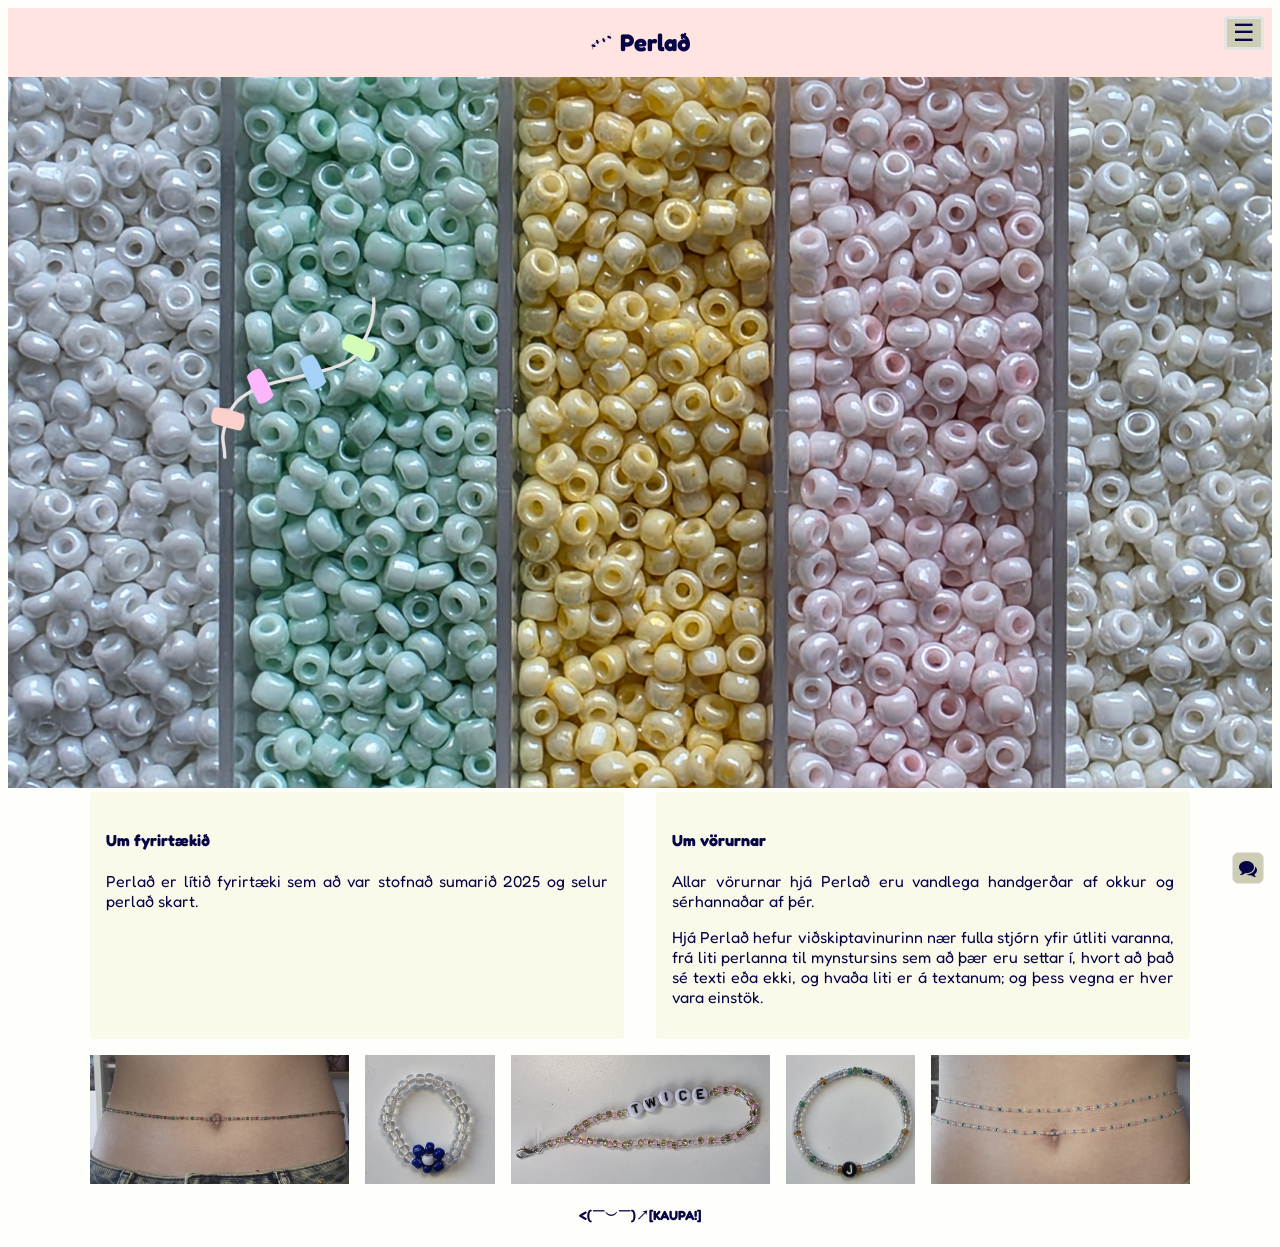
<file: index.html>
<!DOCTYPE html>
<html lang="en">
<head>
    <meta charset="UTF-8">
    <meta name="viewport" content="width=device-width, initial-scale=1.0">
    <title>Perlað</title>
    <link rel="icon" type="image/svg" href="SVG/Logo.svg">
    <link rel="stylesheet" href="CSS/styles.min.css">
    <link rel="preconnect" href="https://fonts.googleapis.com">
    <link rel="preconnect" href="https://fonts.gstatic.com" crossorigin>
    <link href="https://fonts.googleapis.com/css2?family=Fredoka:wght@300..700&display=swap" rel="stylesheet">
</head>
<body>
    <div class="topnav pink">
        <div class="shh">
            <h2><a href="index.html"><span class="icon-Logo"></span> Perlað</a></h2>
        </div>
        <section class="menubar">
        <!-- Hamburger Menu (for mobile) -->
        <input type="checkbox" id="inputMenu">
        <label for="inputMenu" class="labelMenu">☰</label>
        <!-- Top Menu Links -->
        <!-- Navbar -->
        <div class="topmenu">
            <section class="links">
                <a href="index.html">Forsíða</a>
                <a href="Perlur.html">Perlur</a>
                <a href="Price.html">Verðlisti</a>
                <a href="Shop.html">Vörukaup</a>
                <section class="socialbutts">
                    <a href="#"><span class="icon-facebook2"></span> </a>
                    <a href="#"> <span class="icon-instagram"></span> </a>
                    <a href="#"> <span class="icon-twitter"></span> </a>
                    <a href="#"> <span class="icon-mail"></span></a>
                </section>
            </section>
        </div>
        </section>
    </div>
    <img src="SVG/Logo.svg" class="Logo animate__tada" alt="logo">
    <picture>
            <source media="(min-width:80rem)" srcset="Myndir/Header.jpg">
            <source media="(min-width:60rem)" srcset="Myndir/Header.jpg">
            <source media="(min-width:48rem)" srcset="Myndir/Header.jpg">
            <source media="(min-width:37.5rem)" srcset="Myndir/Header.jpg">
            <source media="(min-width:20rem)" srcset="Myndir/Header.jpg">
            <img src="Myndir/Header.jpg" alt="Header" style="width: 100%;">
    </picture>
    <main class="container">
        <section class="col-2">
            <article>
                <h4>Um fyrirtækið</h4>
                <p>Perlað er lítið fyrirtæki sem að var stofnað sumarið 2025 og selur perlað skart.</p>
            </article>
            <article>
                <h4>Um vörurnar</h4>
                <p>Allar vörurnar hjá Perlað eru vandlega handgerðar af okkur og sérhannaðar af þér.</p>
                <p>Hjá Perlað hefur viðskiptavinurinn nær fulla stjórn yfir útliti varanna, frá liti perlanna til mynstursins sem að þær eru settar í, hvort að það sé texti eða ekki, og hvaða liti er á textanum; og þess vegna er hver vara einstök.</p>
            </article>
        </section>
        <section class="col-5">
            <img src="Myndir/mitti1.jpg" alt="Mittisskraut einfalt" style="width: 100%;">
            <img src="Myndir/hringur.jpg" alt="Hringur með skrauti" style="width: 100%;">
            <img src="Myndir/keychain.jpg" alt="Lyklakippa með lobster claw festingu" style="width: 100%;">
            <img src="Myndir/armband.jpg" alt="Armband með texta" style="width: 100%;">
            <img src="Myndir/mitti2.jpg" alt="Mittisskraut tvöfalt" style="width: 100%;">
        </section>
    </main>
    <footer class="shh">
        <a href="Shop.html"><h5><(￣︶￣)↗[KAUPA!]</h5></a>
    </footer>
    <!--spjallbox-->
    <section class="chatbox">
        <input type="checkbox" id="check">
        <label for="check"><span class="icon-bubbles2"></span></label>
        <div class="chat-content">
            <p>Hvernig get ég aðstoðað þig?</p>
            <form action="#" method="get">
                <textarea placeholder="Skrifaðu skilaboð..." rows="5"></textarea>
                <div><input type="text" name="name" required placeholder="Nafn"></div>
                <div><input type="email" name="email" required placeholder="Tölvupóstfang"></div>
                <button type="submit">Senda skilaboð</button>
            </form>
        </div>
    </section>
</body>
</html>
</file>
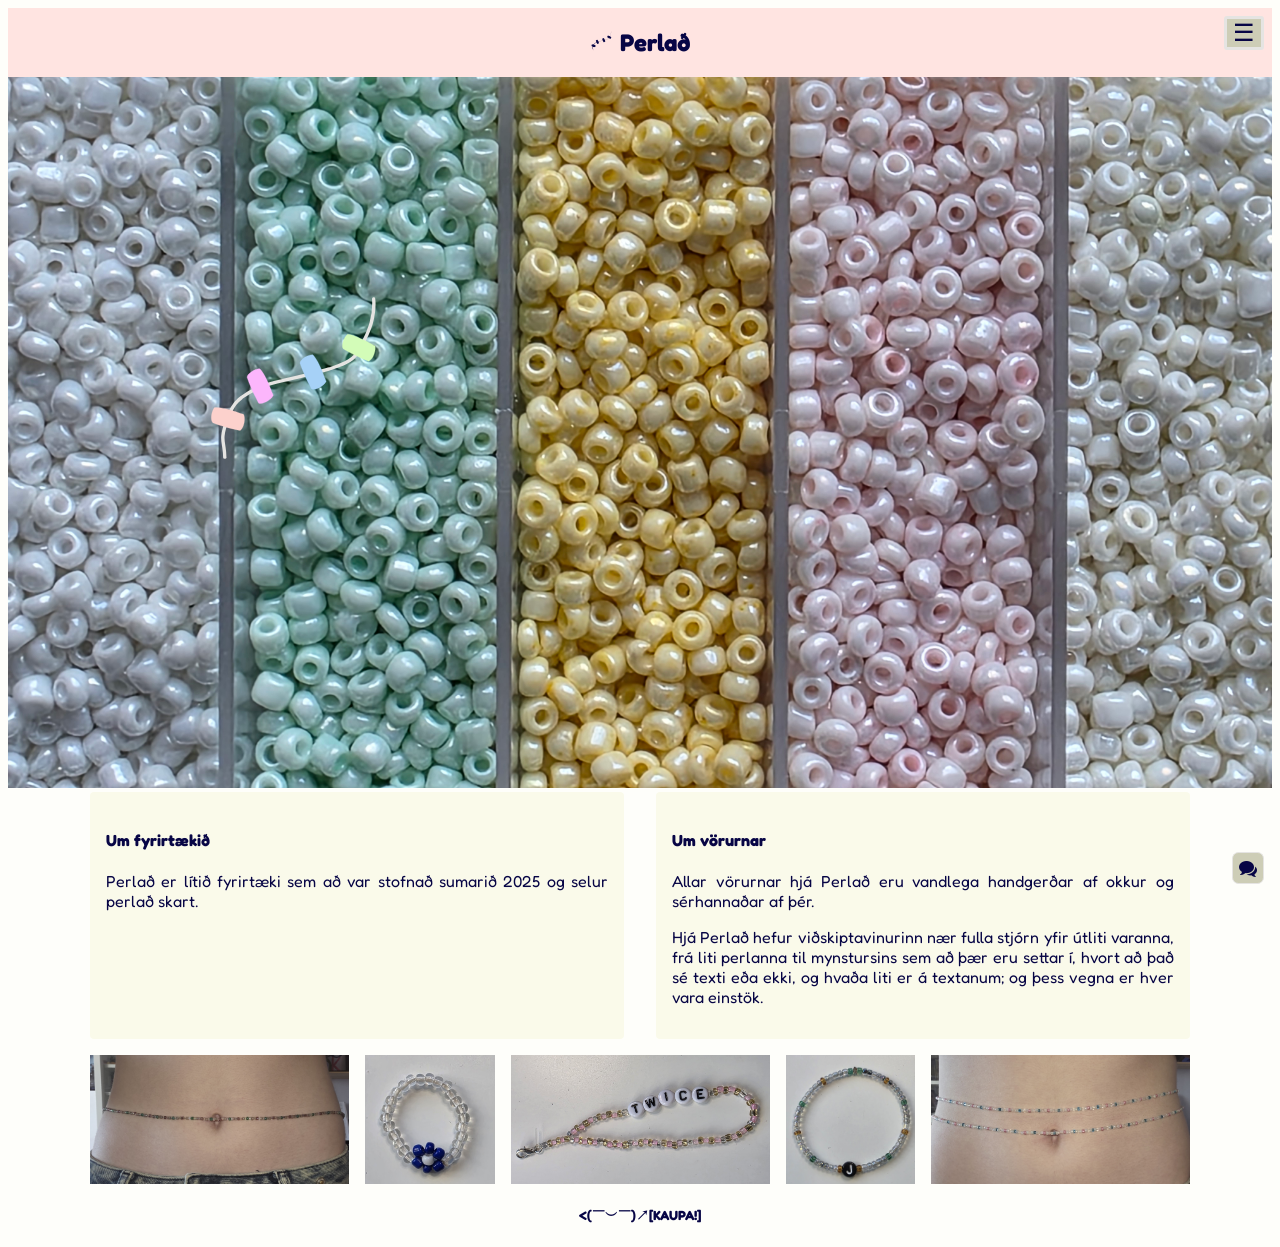
<file: Home.html>
<!DOCTYPE html>
<html lang="en">
<head>
    <meta charset="UTF-8">
    <meta name="viewport" content="width=device-width, initial-scale=1.0">
    <title>Perlað</title>
    <link rel="icon" type="image/svg" href="SVG/Logo.svg">
    <link rel="stylesheet" href="CSS/styles.min.css">
    <link rel="preconnect" href="https://fonts.googleapis.com">
    <link rel="preconnect" href="https://fonts.gstatic.com" crossorigin>
    <link href="https://fonts.googleapis.com/css2?family=Fredoka:wght@300..700&display=swap" rel="stylesheet">
</head>
<body>
    <div class="topnav pink">
        <div class="shh">
            <h2><a href="Home.html"><span class="icon-Logo"></span> Perlað</a></h2>
        </div>
        <section class="menubar">
        <!-- Hamburger Menu (for mobile) -->
        <input type="checkbox" id="inputMenu">
        <label for="inputMenu" class="labelMenu">☰</label>
        <!-- Top Menu Links -->
        <!-- Navbar -->
        <div class="topmenu">
            <section class="links">
                <a href="Home.html">Forsíða</a>
                <a href="Perlur.html">Perlur</a>
                <a href="Price.html">Verðlisti</a>
                <a href="Shop.html">Vörukaup</a>
                <section class="socialbutts">
                    <a href="#"><span class="icon-facebook2"></span> </a>
                    <a href="#"> <span class="icon-instagram"></span> </a>
                    <a href="#"> <span class="icon-twitter"></span> </a>
                    <a href="#"> <span class="icon-mail"></span></a>
                </section>
            </section>
        </div>
        </section>
    </div>
    <img src="SVG/Logo.svg" class="Logo animate__tada" alt="logo">
    <picture>
            <source media="(min-width:80rem)" srcset="Myndir/Header.jpg">
            <source media="(min-width:60rem)" srcset="Myndir/Header.jpg">
            <source media="(min-width:48rem)" srcset="Myndir/Header.jpg">
            <source media="(min-width:37.5rem)" srcset="Myndir/Header.jpg">
            <source media="(min-width:20rem)" srcset="Myndir/Header.jpg">
            <img src="Myndir/Header.jpg" alt="Header" style="width: 100%;">
    </picture>
    <main class="container">
        <section class="col-2">
            <article>
                <h4>Um fyrirtækið</h4>
                <p>Perlað er lítið fyrirtæki sem að var stofnað sumarið 2025 og selur perlað skart.</p>
            </article>
            <article>
                <h4>Um vörurnar</h4>
                <p>Allar vörurnar hjá Perlað eru vandlega handgerðar af okkur og sérhannaðar af þér.</p>
                <p>Hjá Perlað hefur viðskiptavinurinn nær fulla stjórn yfir útliti varanna, frá liti perlanna til mynstursins sem að þær eru settar í, hvort að það sé texti eða ekki, og hvaða liti er á textanum; og þess vegna er hver vara einstök.</p>
            </article>
        </section>
        <section class="col-5">
            <img src="Myndir/mitti1.jpg" alt="Mittisskraut einfalt" style="width: 100%;">
            <img src="Myndir/hringur.jpg" alt="Hringur með skrauti" style="width: 100%;">
            <img src="Myndir/keychain.jpg" alt="Lyklakippa með lobster claw festingu" style="width: 100%;">
            <img src="Myndir/armband.jpg" alt="Armband með texta" style="width: 100%;">
            <img src="Myndir/mitti2.jpg" alt="Mittisskraut tvöfalt" style="width: 100%;">
        </section>
    </main>
    <footer class="shh">
        <a href="Shop.html"><h5><(￣︶￣)↗[KAUPA!]</h5></a>
    </footer>
    <!--spjallbox-->
    <section class="chatbox">
        <input type="checkbox" id="check">
        <label for="check"><span class="icon-bubbles2"></span></label>
        <div class="chat-content">
            <p>Hvernig get ég aðstoðað þig?</p>
            <form action="#" method="get">
                <textarea placeholder="Skrifaðu skilaboð..." rows="5"></textarea>
                <div><input type="text" name="name" required placeholder="Nafn"></div>
                <div><input type="email" name="email" required placeholder="Tölvupóstfang"></div>
                <button type="submit">Senda skilaboð</button>
            </form>
        </div>
    </section>
</body>
</html>
</file>
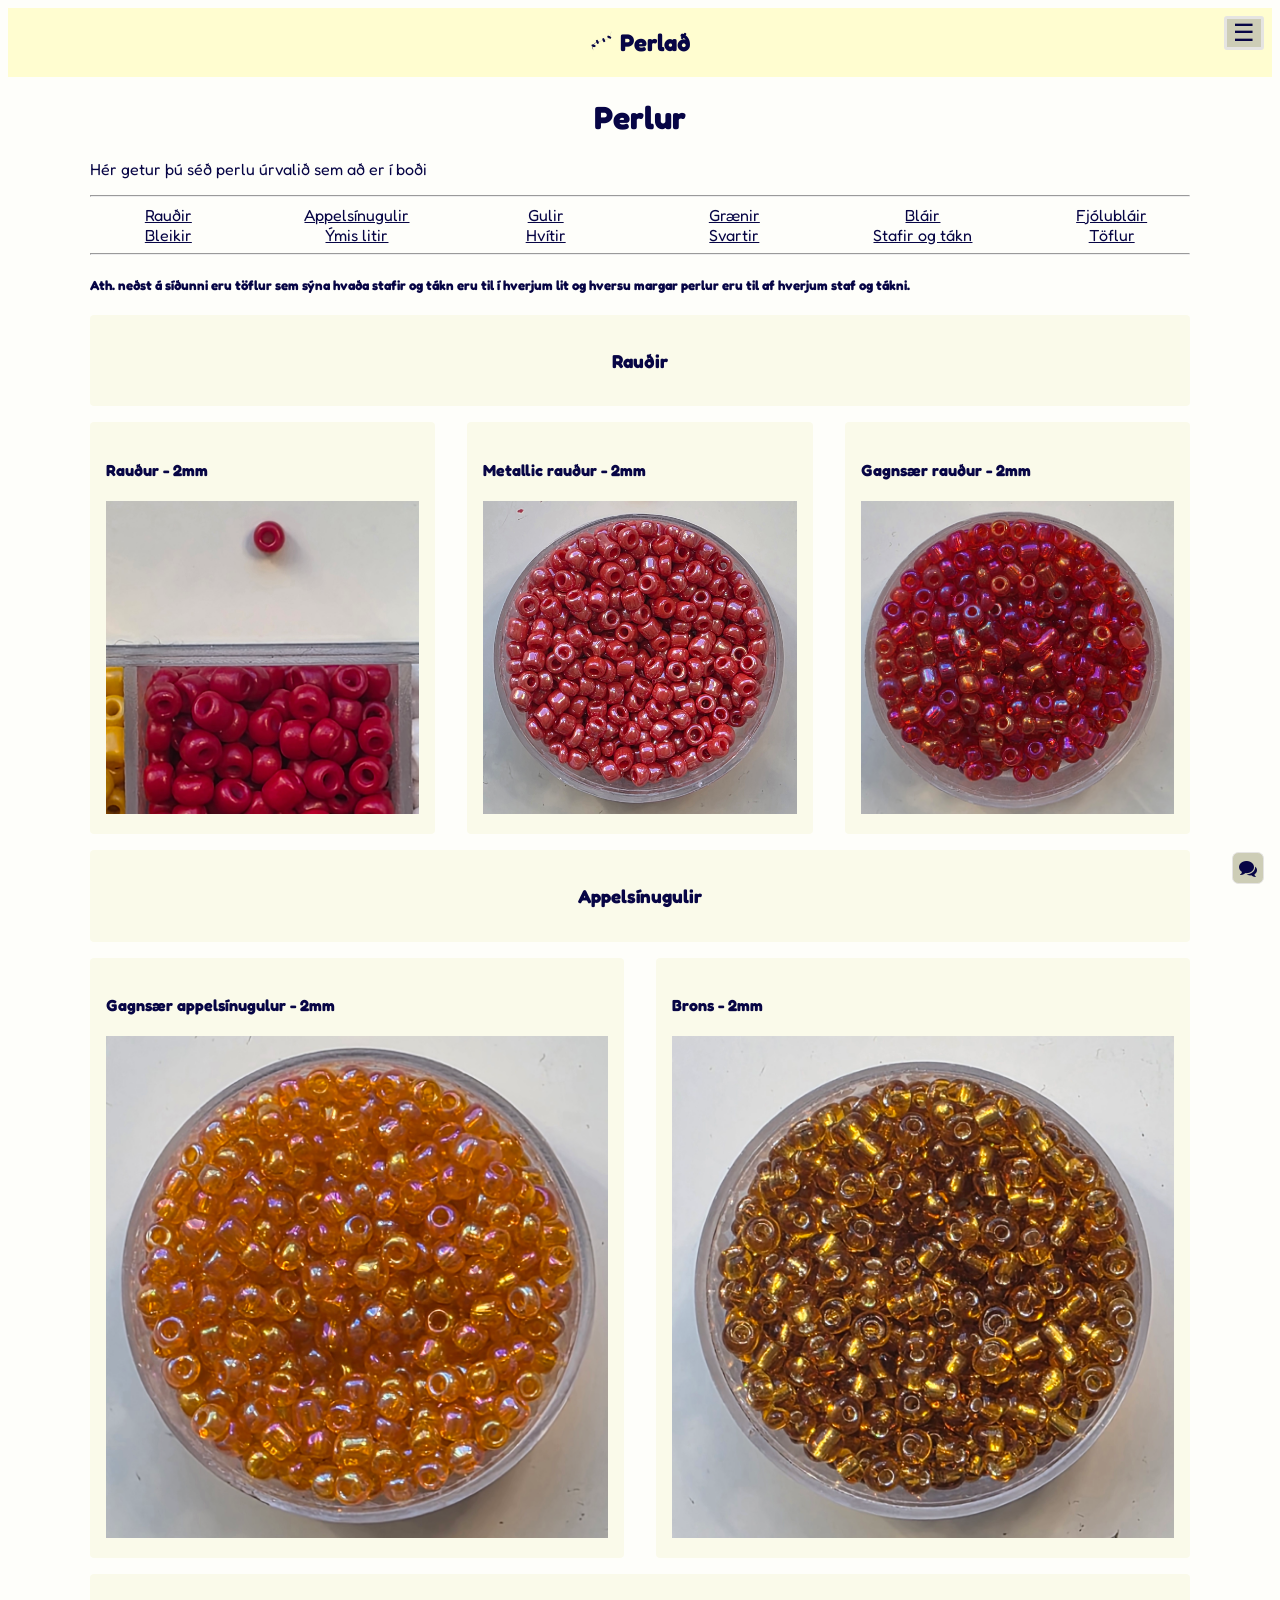
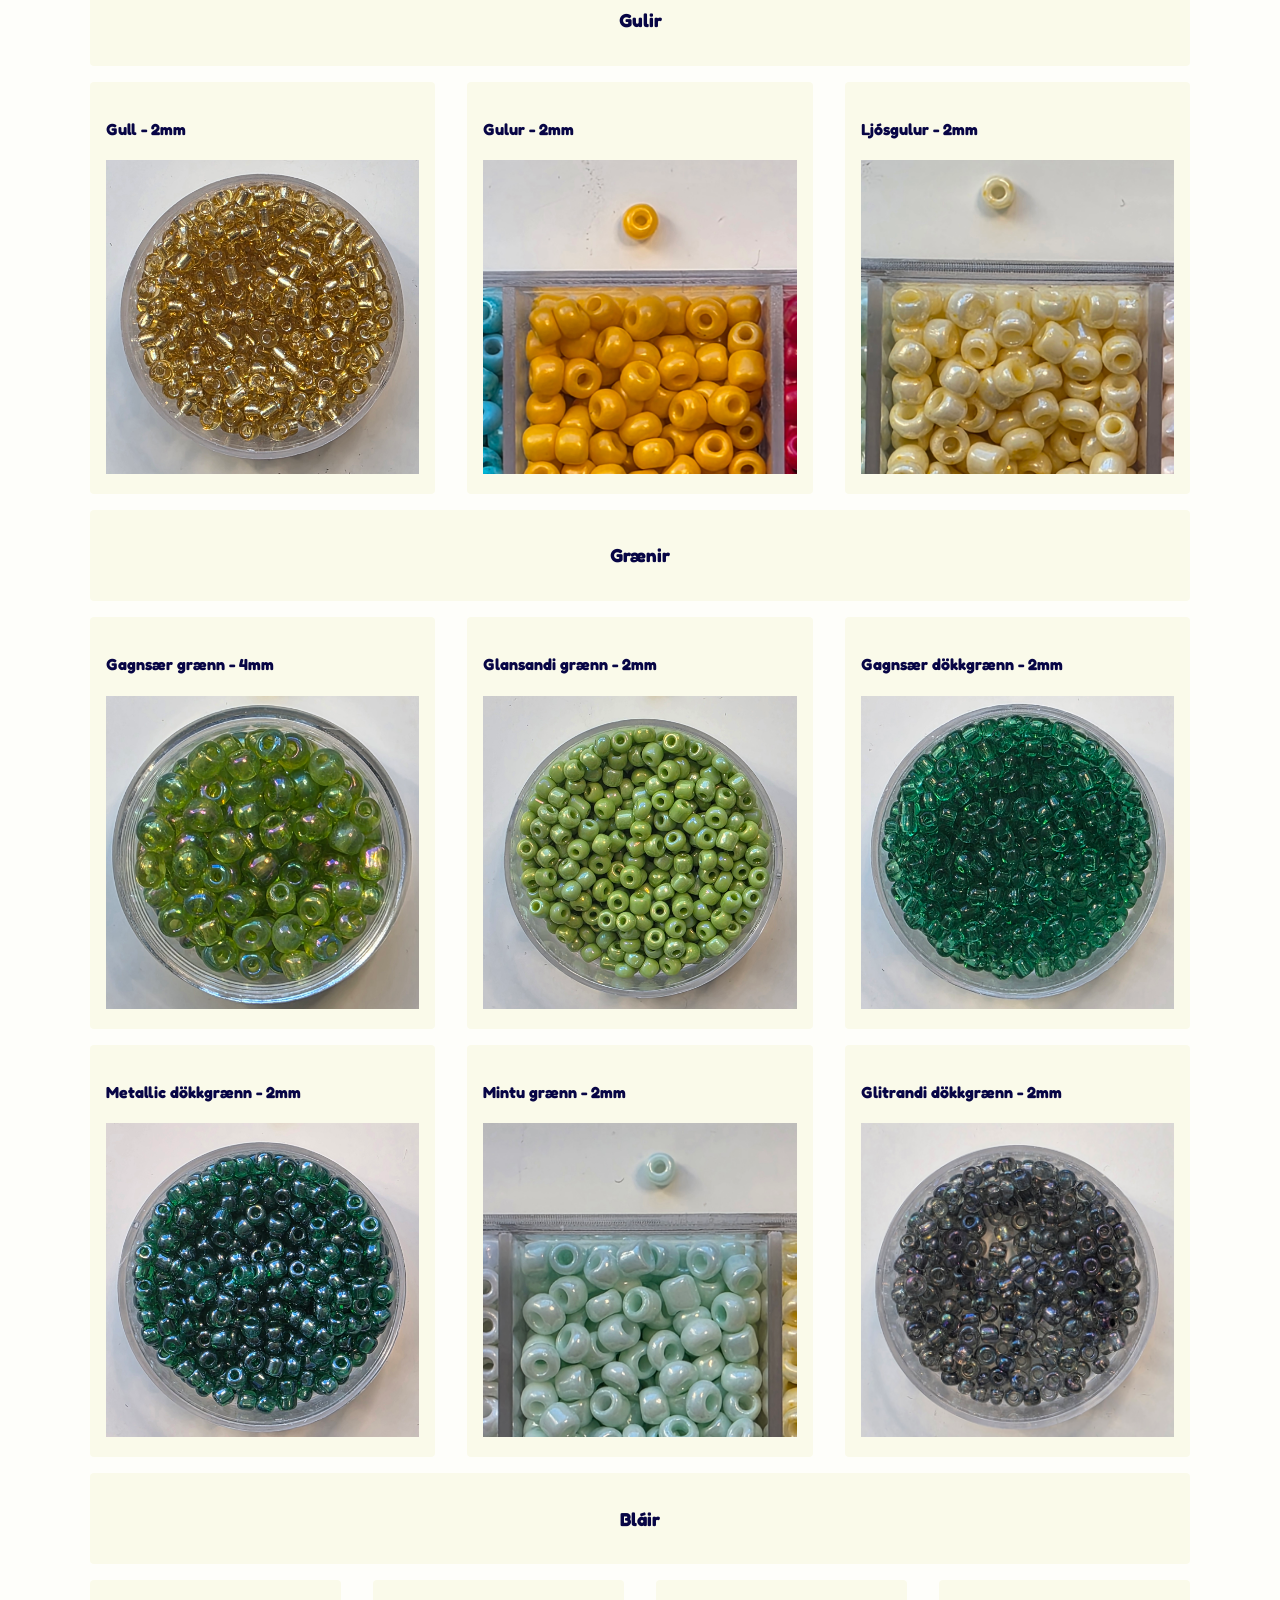
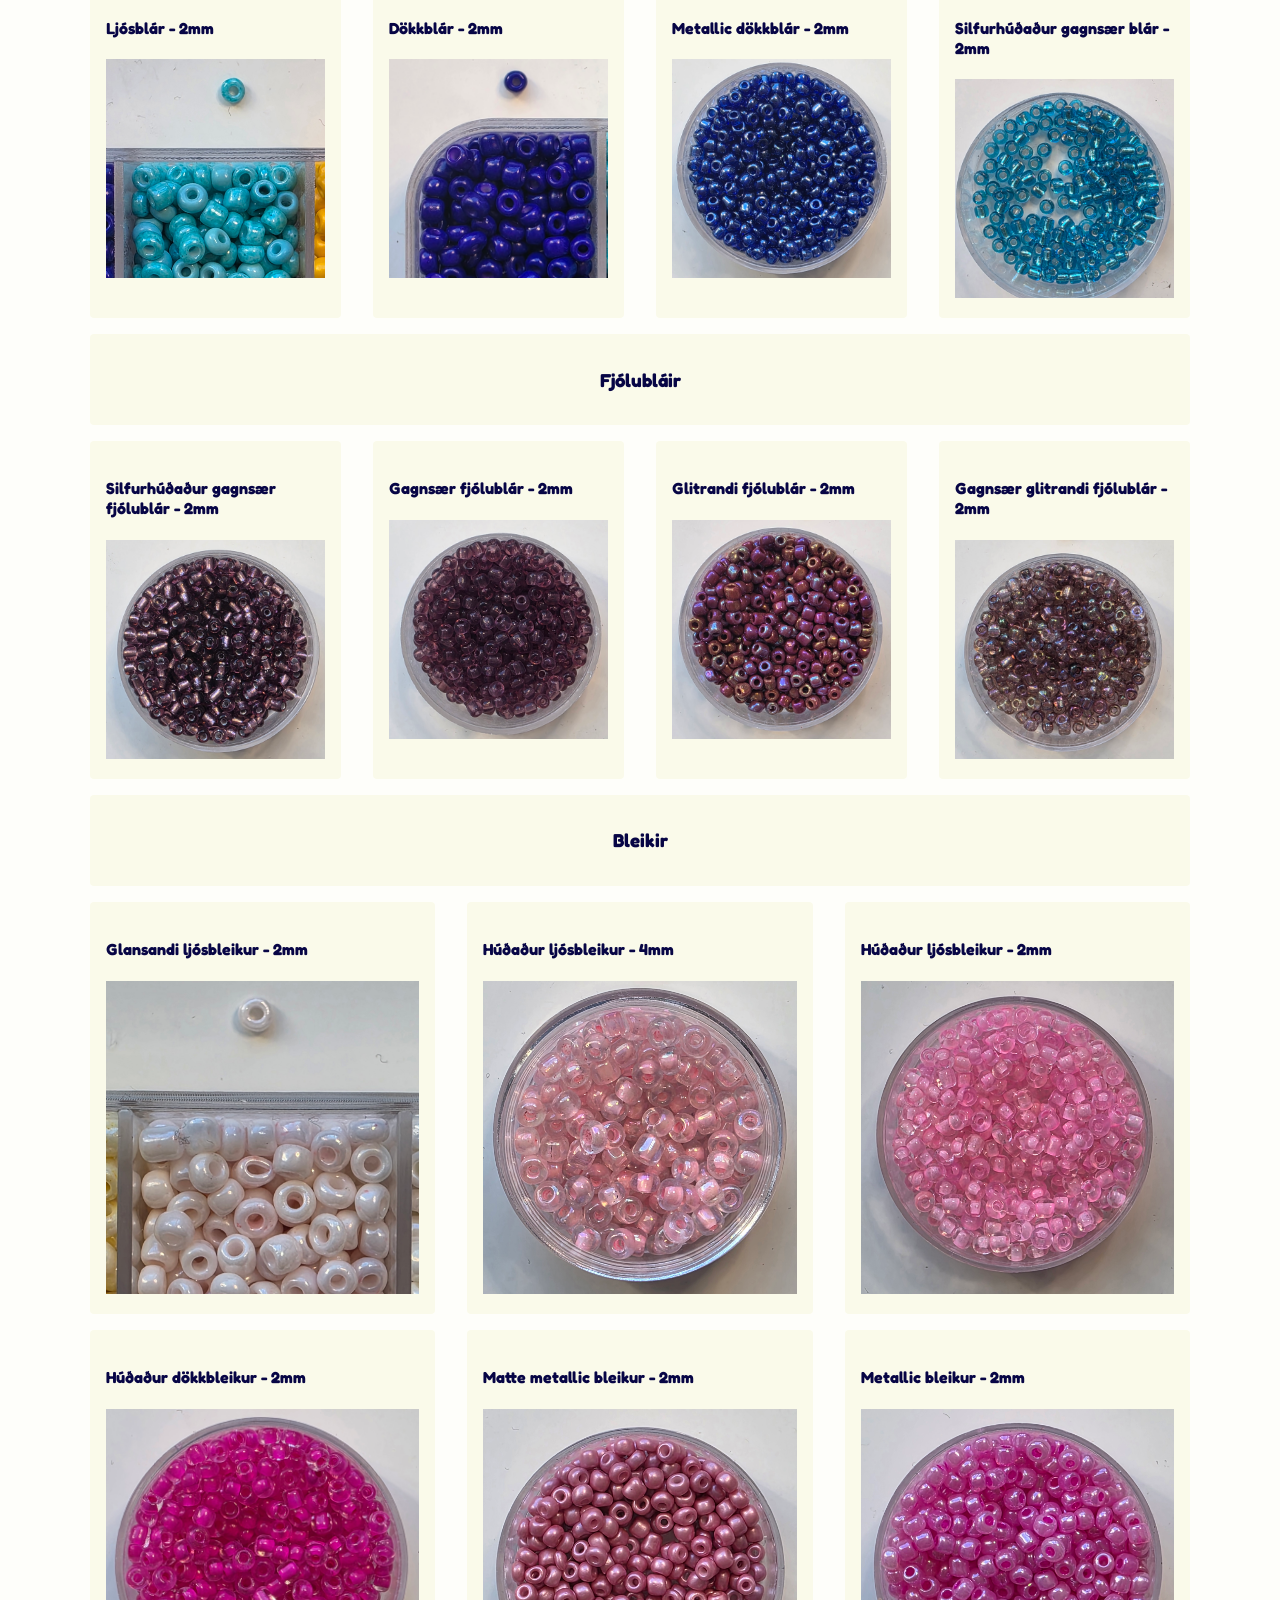
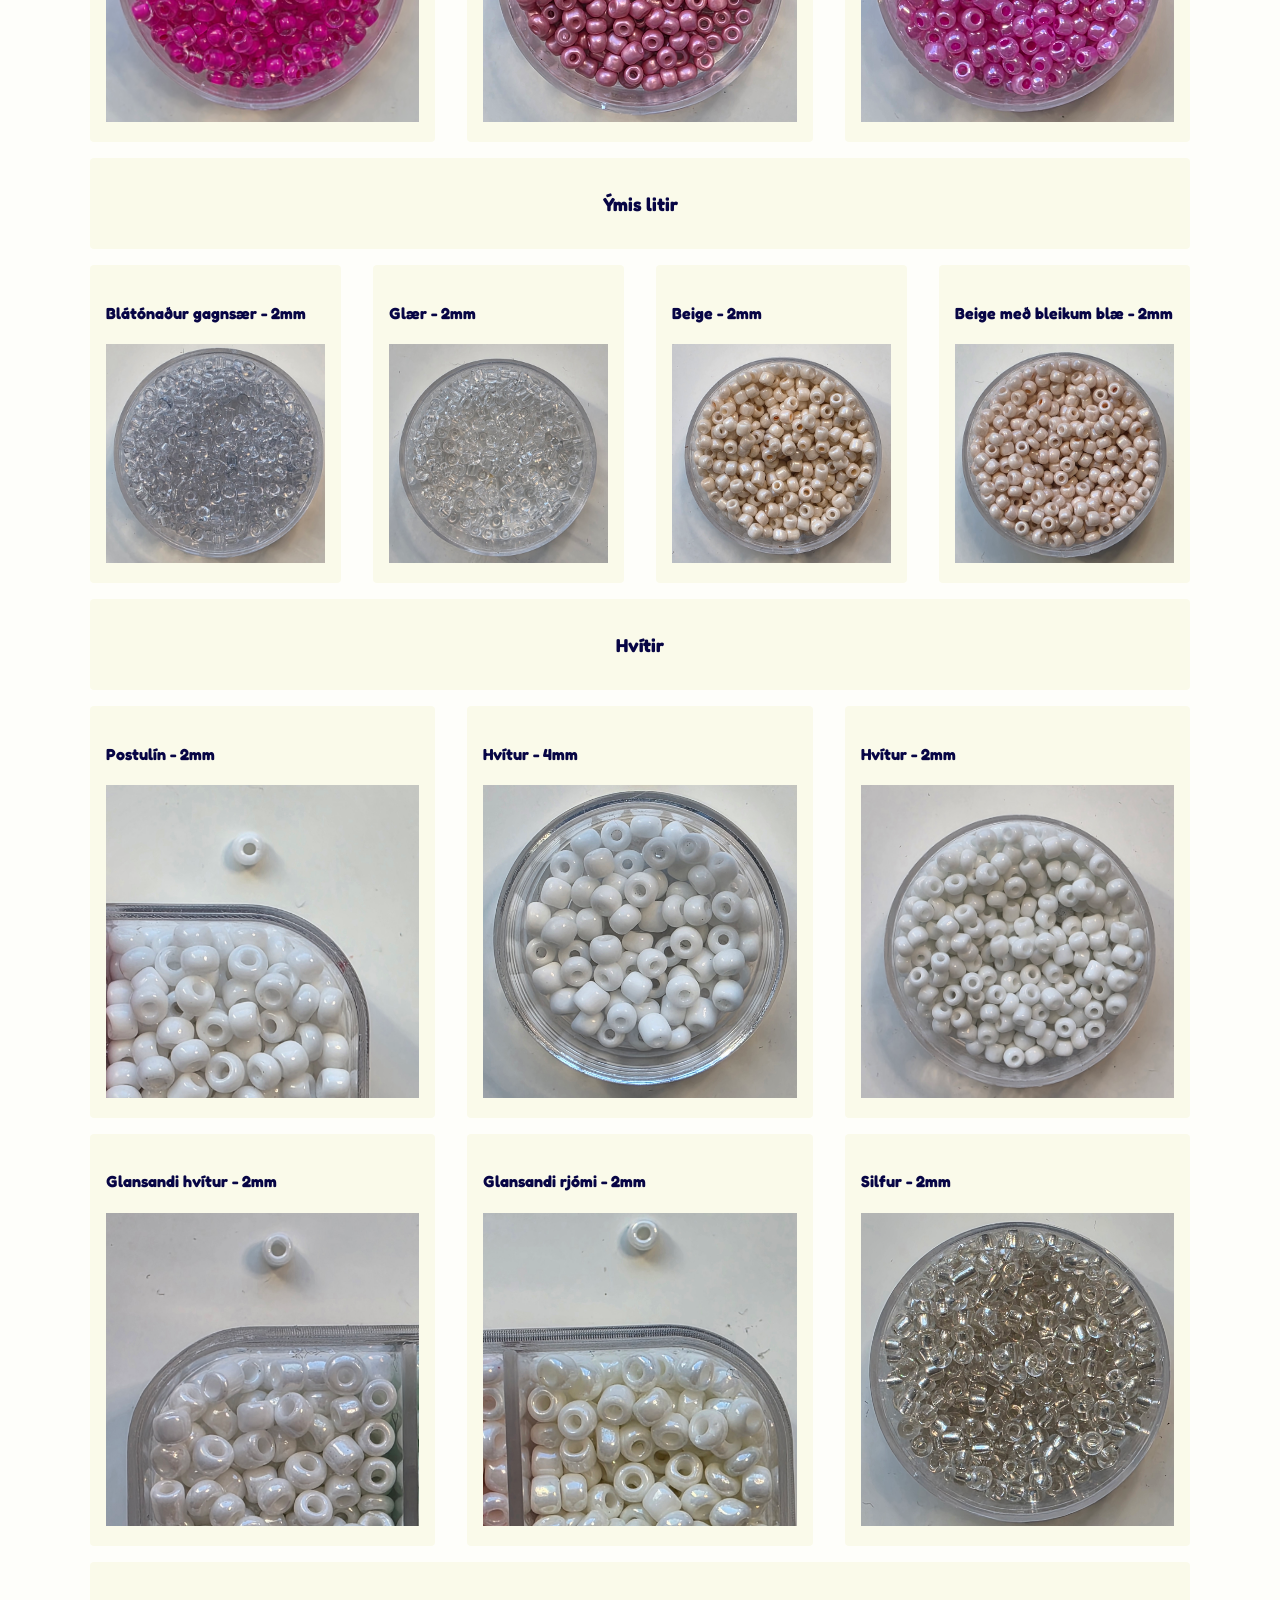
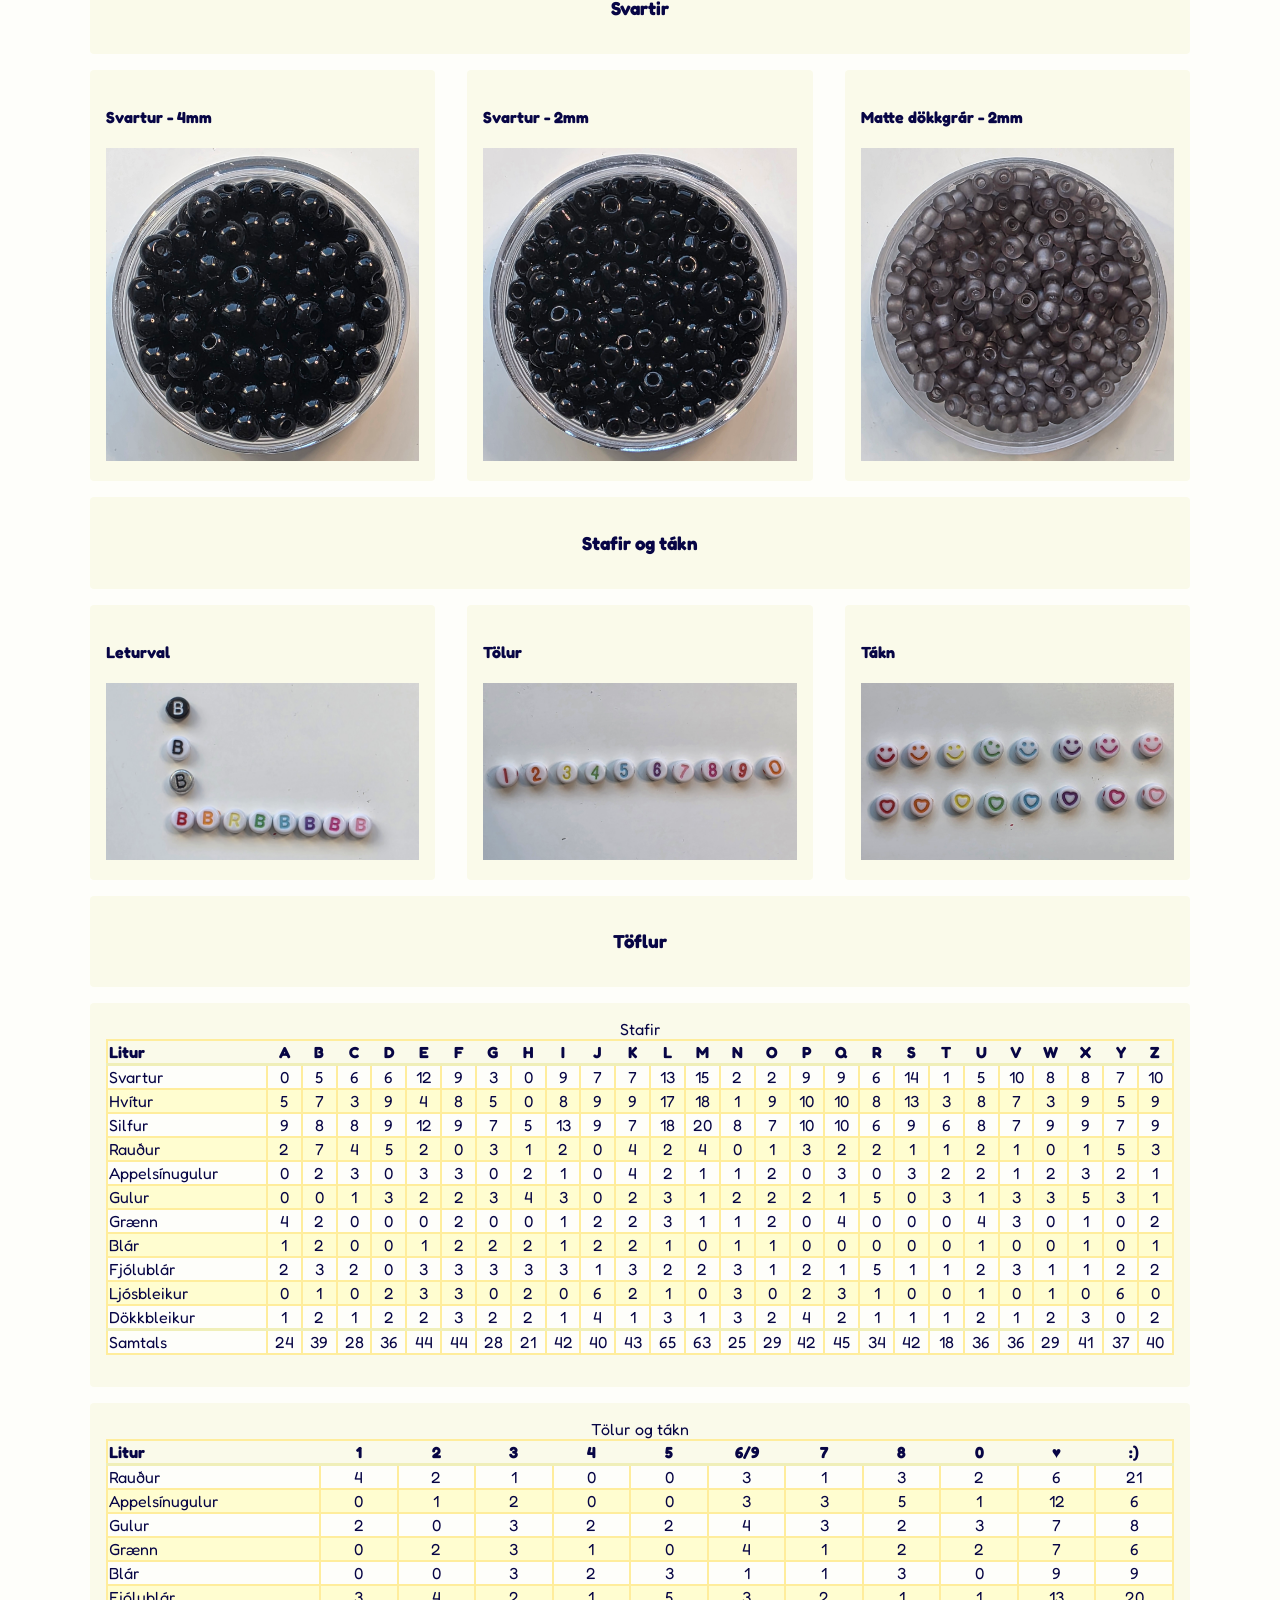
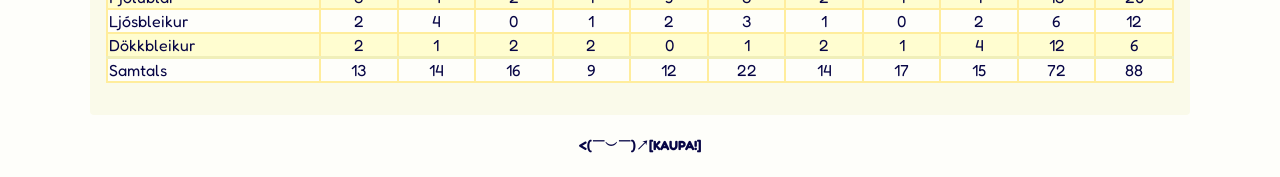
<file: Perlur.html>
<!DOCTYPE html>
<html lang="en">
<head>
    <meta charset="UTF-8">
    <meta name="viewport" content="width=device-width, initial-scale=1.0">
    <title>Perlað</title>
    <link rel="icon" type="image/svg" href="SVG/Logo.svg">
    <link rel="stylesheet" href="CSS/styles.min.css">
    <link rel="preconnect" href="https://fonts.googleapis.com">
    <link rel="preconnect" href="https://fonts.gstatic.com" crossorigin>
    <link href="https://fonts.googleapis.com/css2?family=Fredoka:wght@300..700&display=swap" rel="stylesheet">
</head>
<body>
    <div class="topnav yellow">
        <div class="shh">
            <h2><a href="index.html"><span class="icon-Logo"></span> Perlað</a></h2>
        </div>
        <section class="menubar">
        <!-- Hamburger Menu (for mobile) -->
        <input type="checkbox" id="inputMenu">
        <label for="inputMenu" class="labelMenu">☰</label>
        <!-- Top Menu Links -->
        <!-- Navbar -->
        <div class="topmenu">
            <section class="links">
                <a href="index.html">Forsíða</a>
                <a href="Perlur.html">Perlur</a>
                <a href="Price.html">Verðlisti</a>
                <a href="Shop.html">Vörukaup</a>
                <section class="socialbutts">
                    <a href="#"><span class="icon-facebook2"></span> </a>
                    <a href="#"> <span class="icon-instagram"></span> </a>
                    <a href="#"> <span class="icon-twitter"></span> </a>
                    <a href="#"> <span class="icon-mail"></span></a>
                </section>
            </section>
        </div>
        </section>
    </div>
    <main class="container">
        <h1 class="perlur">Perlur</h1>
        <p>Hér getur þú séð perlu úrvalið sem að er í boði</p>
        <hr>
        <section class="overview col-6">
            <a href="#Rauðir">Rauðir</a>
            <a href="#Appelsínugulir">Appelsínugulir</a>
            <a href="#Gulir">Gulir</a>
            <a href="#Grænir">Grænir</a>
            <a href="#Bláir">Bláir</a>
            <a href="#Fjólubláir">Fjólubláir</a>
            <a href="#Bleikir">Bleikir</a>
            <a href="#Ýmis">Ýmis litir</a>
            <a href="#Hvítir">Hvítir</a>
            <a href="#Svartir">Svartir</a>
            <a href="#Stafir">Stafir og tákn</a>
            <a href="#Töflur">Töflur</a>
        </section>
        <hr>
        <h5>Ath. neðst á síðunni eru töflur sem sýna hvaða stafir og tákn eru til í hverjum lit og hversu margar perlur eru til af hverjum staf og tákni.</h5>
        <article class="perlur" id="Rauðir">
            <h3>Rauðir</h3>
        </article>
        <section class="col-3">
            <article>
                <h4>Rauður - 2mm</h4>
                <img src="Myndir/Red.jpg" alt="Rauður" style="width: 100%;">
            </article>
            <article>
                <h4>Metallic rauður - 2mm</h4>
                <img src="Myndir/Metallic-red.jpg" alt="Metallic rauður" style="width: 100%;">
            </article>
            <article>
                <h4>Gagnsær rauður - 2mm</h4>
                <img src="Myndir/seethrough-red.jpg" alt="Gagnsær rauður" style="width: 100%;">
            </article>
        </section>
        <article class="perlur" id="Appelsínugulir">
            <h3>Appelsínugulir</h3>
        </article>
        <section class="col-2">
            <article>
                <h4>Gagnsær appelsínugulur - 2mm</h4>
                <img src="Myndir/seethrough-orange.jpg" alt="Gagnsær appelsínugulur" style="width: 100%;">
            </article>
            <article>
                <h4>Brons - 2mm</h4>
                <img src="Myndir/bronze.jpg" alt="Brons" style="width: 100%;">
            </article>
        </section>
        <article class="perlur" id="Gulir">
            <h3>Gulir</h3>
        </article>
        <section class="col-3">
            <article>
                <h4>Gull - 2mm</h4>
                <img src="Myndir/gold.jpg" alt="Gull" style="width: 100%;">
            </article>
            <article>
                <h4>Gulur - 2mm</h4>
                <img src="Myndir/Yellow.jpg" alt="Gulur" style="width: 100%;">
            </article>
            <article>
                <h4>Ljósgulur - 2mm</h4>
                <img src="Myndir/light-yellow.jpg" alt="Ljósgulur" style="width: 100%;">
            </article>
        </section>
        <article class="perlur" id="Grænir">
            <h3>Grænir</h3>
        </article>
        <section class="col-3">
            <article>
                <h4>Gagnsær grænn - 4mm</h4>
                <img src="Myndir/seethrough-green-big.jpg" alt="Gagnsær grænn" style="width: 100%;">
            </article>
            <article>
                <h4>Glansandi grænn - 2mm</h4>
                <img src="Myndir/shiny-green.jpg" alt="Glansandi grænn" style="width: 100%;">
            </article>
            <article>
                <h4>Gagnsær dökkgrænn - 2mm</h4>
                <img src="Myndir/seethrough-green-dark.jpg" alt="Gagnsær dökkgrænn" style="width: 100%;">
            </article>
            <article>
                <h4>Metallic dökkgrænn - 2mm</h4>
                <img src="Myndir/Metallic-green-dark.jpg" alt="Metallic dökkgrænn" style="width: 100%;">
            </article>
            <article>
                <h4>Mintu grænn - 2mm</h4>
                <img src="Myndir/mint-green.jpg" alt="Mintu grænn" style="width: 100%;">
            </article>
            <article>
                <h4>Glitrandi dökkgrænn - 2mm</h4>
                <img src="Myndir/shimmer-green-dark.jpg" alt="Glitrandi dökkgrænn" style="width: 100%;">
            </article>
        </section>
        <article class="perlur" id="Bláir">
            <h3>Bláir</h3>
        </article>
        <section class="col-4">
            <article>
                <h4>Ljósblár - 2mm</h4>
                <img src="Myndir/Blue-light-solid.jpg" alt="Ljósblár" style="width: 100%;">
            </article>
            <article>
                <h4>Dökkblár - 2mm</h4>
                <img src="Myndir/Blue-dark-solid.jpg" alt="Dökkblár" style="width: 100%;">
            </article>
            <article>
                <h4>Metallic dökkblár - 2mm</h4>
                <img src="Myndir/Metallic-blue-dark.jpg" alt="Metallic dökkblár" style="width: 100%;">
            </article>
            <article>
                <h4>Silfurhúðaður gagnsær blár - 2mm</h4>
                <img src="Myndir/Blue-silver.jpg" alt="Silfurhúðaður gagnsær blár" style="width: 100%;">
            </article>
        </section>
        <article class="perlur" id="Fjólubláir">
            <h3>Fjólubláir</h3>
        </article>
        <section class="col-4">
            <article>
                <h4>Silfurhúðaður gagnsær fjólublár - 2mm</h4>
                <img src="Myndir/purple-silver.jpg" alt="Silfurhúðaður gagnsær fjólublár" style="width: 100%;">
            </article>
            <article>
                <h4>Gagnsær fjólublár - 2mm</h4>
                <img src="Myndir/seethrough-purple.jpg" alt="Gagnsær fjólublár" style="width: 100%;">
            </article>
            <article>
                <h4>Glitrandi fjólublár - 2mm</h4>
                <img src="Myndir/shimmer-purple.jpg" alt="Glitrandi fjólublár" style="width: 100%;">
            </article>
            <article>
                <h4>Gagnsær glitrandi fjólublár - 2mm</h4>
                <img src="Myndir/shimmer-purple-seethrough.jpg" alt="Gagnsær glitrandi fjólublár" style="width: 100%;">
            </article>
        </section>
        <article class="perlur" id="Bleikir">
            <h3>Bleikir</h3>
        </article>
        <section class="col-3">
            <article>
                <h4>Glansandi ljósbleikur - 2mm</h4>
                <img src="Myndir/shiny-pink-light.jpg" alt="Glansandi ljósbleikur" style="width: 100%;">
            </article>
            <article>
                <h4>Húðaður ljósbleikur - 4mm</h4>
                <img src="Myndir/coated-pink-light-big.jpg" alt="Húðaður ljósbleikur" style="width: 100%;">
            </article>
            <article>
                <h4>Húðaður ljósbleikur - 2mm</h4>
                <img src="Myndir/coated-pink-light.jpg" alt="Húðaður ljósbleikur" style="width: 100%;">
            </article>
            <article>
                <h4>Húðaður dökkbleikur - 2mm</h4>
                <img src="Myndir/coated-pink-dark.jpg" alt="Húðaður dökkbleikur" style="width: 100%;">
            </article>
            <article>
                <h4>Matte metallic bleikur - 2mm</h4>
                <img src="Myndir/Metallic-pink-matte.jpg" alt="Matte metallic bleikur" style="width: 100%;">
            </article>
            <article>
                <h4>Metallic bleikur - 2mm</h4>
                <img src="Myndir/Metallic-pink.jpg" alt="Metallic bleikur" style="width: 100%;">
            </article>
        </section>
        <article class="perlur" id="Ýmis">
            <h3>Ýmis litir</h3>
        </article>
        <section class="col-4">
            <article>
                <h4>Blátónaður gagnsær - 2mm</h4>
                <img src="Myndir/seethrough-blue-tone.jpg" alt="Blátónaður gagnsær" style="width: 100%;">
            </article>
            <article>
                <h4>Glær - 2mm</h4>
                <img src="Myndir/clear.jpg" alt="Glær" style="width: 100%;">
            </article>
            <article>
                <h4>Beige - 2mm</h4>
                <img src="Myndir/beige.jpg" alt="Beige" style="width: 100%;">
            </article>
            <article>
                <h4>Beige með bleikum blæ - 2mm</h4>
                <img src="Myndir/beige-pink-hue.jpg" alt="Beige með bleikum blæ" style="width: 100%;">
            </article>
        </section>
        <article class="perlur" id="Hvítir">
            <h3>Hvítir</h3>
        </article>
        <section class="col-3">
            <article>
                <h4>Postulín - 2mm</h4>
                <img src="Myndir/Porcelain.jpg" alt="Postulín" style="width: 100%;">
            </article>
            <article>
                <h4>Hvítur - 4mm</h4>
                <img src="Myndir/white-big.jpg" alt="Hvítur" style="width: 100%;">
            </article>
            <article>
                <h4>Hvítur - 2mm</h4>
                <img src="Myndir/white.jpg" alt="Hvítur" style="width: 100%;">
            </article>
            <article>
                <h4>Glansandi hvítur - 2mm</h4>
                <img src="Myndir/shiny-white.jpg" alt="Glansandi hvítur" style="width: 100%;">
            </article>
            <article>
                <h4>Glansandi rjómi - 2mm</h4>
                <img src="Myndir/shiny-cream.jpg" alt="Glansandi rjómi" style="width: 100%;">
            </article>
            <article>
                <h4>Silfur - 2mm</h4>
                <img src="Myndir/silver.jpg" alt="Silfur" style="width: 100%;">
            </article>
        </section>
        <article class="perlur" id="Svartir">
            <h3>Svartir</h3>
        </article>
        <section class="col-3">
            <article>
                <h4>Svartur - 4mm</h4>
                <img src="Myndir/black-big.jpg" alt="Svartur" style="width: 100%;">
            </article>
            <article>
                <h4>Svartur - 2mm</h4>
                <img src="Myndir/black.jpg" alt="Svartur" style="width: 100%;">
            </article>
            <article>
                <h4>Matte dökkgrár - 2mm</h4>
                <img src="Myndir/matte-gray.jpg" alt="Matte dökkgrár" style="width: 100%;">
            </article>
        </section>
        <article class="perlur" id="Stafir">
            <h3>Stafir og tákn</h3>
        </article>
        <section class="col-3">
            <article>
                <h4>Leturval</h4>
                <img src="Myndir/letters.jpg" alt="Leturval" style="width: 100%;">
            </article>
            <article>
                <h4>Tölur</h4>
                <img src="Myndir/numbers.jpg" alt="Tölur" style="width: 100%;">
            </article>
            <article>
                <h4>Tákn</h4>
                <img src="Myndir/symbols.jpg" alt="Tákn" style="width: 100%;">
            </article>
        </section>
        <article class="perlur" id="Töflur">
            <h3>Töflur</h3>
        </article>
        <section>
            <article>
                    <table class="letters">
                <caption>Stafir</caption>
                <thead>
                    <tr>
                        <th>Litur</th>
                        <th>A</th>
                        <th>B</th>
                        <th>C</th>
                        <th>D</th>
                        <th>E</th>
                        <th>F</th>
                        <th>G</th>
                        <th>H</th>
                        <th>I</th>
                        <th>J</th>
                        <th>K</th>
                        <th>L</th>
                        <th>M</th>
                        <th>N</th>
                        <th>O</th>
                        <th>P</th>
                        <th>Q</th>
                        <th>R</th>
                        <th>S</th>
                        <th>T</th>
                        <th>U</th>
                        <th>V</th>
                        <th>W</th>
                        <th>X</th>
                        <th>Y</th>
                        <th>Z</th>
                    </tr>
                </thead>
                <tbody>
                    <tr>
                        <td data-label="Litur">Svartur</td>
                        <td data-label="A">0</td>
                        <td data-label="B">5</td>
                        <td data-label="C">6</td>
                        <td data-label="D">6</td>
                        <td data-label="E">12</td>
                        <td data-label="F">9</td>
                        <td data-label="G">3</td>
                        <td data-label="H">0</td>
                        <td data-label="I">9</td>
                        <td data-label="J">7</td>
                        <td data-label="K">7</td>
                        <td data-label="L">13</td>
                        <td data-label="M">15</td>
                        <td data-label="N">2</td>
                        <td data-label="O">2</td>
                        <td data-label="P">9</td>
                        <td data-label="Q">9</td>
                        <td data-label="R">6</td>
                        <td data-label="S">14</td>
                        <td data-label="T">1</td>
                        <td data-label="U">5</td>
                        <td data-label="V">10</td>
                        <td data-label="W">8</td>
                        <td data-label="X">8</td>
                        <td data-label="Y">7</td>
                        <td data-label="Z">10</td>
                    </tr>
                    <tr>
                        <td data-label="Litur">Hvítur</td>
                        <td data-label="A">5</td>
                        <td data-label="B">7</td>
                        <td data-label="C">3</td>
                        <td data-label="D">9</td>
                        <td data-label="E">4</td>
                        <td data-label="F">8</td>
                        <td data-label="G">5</td>
                        <td data-label="H">0</td>
                        <td data-label="I">8</td>
                        <td data-label="J">9</td>
                        <td data-label="K">9</td>
                        <td data-label="L">17</td>
                        <td data-label="M">18</td>
                        <td data-label="N">1</td>
                        <td data-label="O">9</td>
                        <td data-label="P">10</td>
                        <td data-label="Q">10</td>
                        <td data-label="R">8</td>
                        <td data-label="S">13</td>
                        <td data-label="T">3</td>
                        <td data-label="U">8</td>
                        <td data-label="V">7</td>
                        <td data-label="W">3</td>
                        <td data-label="X">9</td>
                        <td data-label="Y">5</td>
                        <td data-label="Z">9</td>
                    </tr>
                    <tr>
                        <td data-label="Litur">Silfur</td>
                        <td data-label="A">9</td>
                        <td data-label="B">8</td>
                        <td data-label="C">8</td>
                        <td data-label="D">9</td>
                        <td data-label="E">12</td>
                        <td data-label="F">9</td>
                        <td data-label="G">7</td>
                        <td data-label="H">5</td>
                        <td data-label="I">13</td>
                        <td data-label="J">9</td>
                        <td data-label="K">7</td>
                        <td data-label="L">18</td>
                        <td data-label="M">20</td>
                        <td data-label="N">8</td>
                        <td data-label="O">7</td>
                        <td data-label="P">10</td>
                        <td data-label="Q">10</td>
                        <td data-label="R">6</td>
                        <td data-label="S">9</td>
                        <td data-label="T">6</td>
                        <td data-label="U">8</td>
                        <td data-label="V">7</td>
                        <td data-label="W">9</td>
                        <td data-label="X">9</td>
                        <td data-label="Y">7</td>
                        <td data-label="Z">9</td>
                    </tr>
                    <tr>
                        <td data-label="Litur">Rauður</td>
                        <td data-label="A">2</td>
                        <td data-label="B">7</td>
                        <td data-label="C">4</td>
                        <td data-label="D">5</td>
                        <td data-label="E">2</td>
                        <td data-label="F">0</td>
                        <td data-label="G">3</td>
                        <td data-label="H">1</td>
                        <td data-label="I">2</td>
                        <td data-label="J">0</td>
                        <td data-label="K">4</td>
                        <td data-label="L">2</td>
                        <td data-label="M">4</td>
                        <td data-label="N">0</td>
                        <td data-label="O">1</td>
                        <td data-label="P">3</td>
                        <td data-label="Q">2</td>
                        <td data-label="R">2</td>
                        <td data-label="S">1</td>
                        <td data-label="T">1</td>
                        <td data-label="U">2</td>
                        <td data-label="V">1</td>
                        <td data-label="W">0</td>
                        <td data-label="X">1</td>
                        <td data-label="Y">5</td>
                        <td data-label="Z">3</td>
                    </tr>
                    <tr>
                        <td data-label="Litur">Appelsínugulur</td>
                        <td data-label="A">0</td>
                        <td data-label="B">2</td>
                        <td data-label="C">3</td>
                        <td data-label="D">0</td>
                        <td data-label="E">3</td>
                        <td data-label="F">3</td>
                        <td data-label="G">0</td>
                        <td data-label="H">2</td>
                        <td data-label="I">1</td>
                        <td data-label="J">0</td>
                        <td data-label="K">4</td>
                        <td data-label="L">2</td>
                        <td data-label="M">1</td>
                        <td data-label="N">1</td>
                        <td data-label="O">2</td>
                        <td data-label="P">0</td>
                        <td data-label="Q">3</td>
                        <td data-label="R">0</td>
                        <td data-label="S">3</td>
                        <td data-label="T">2</td>
                        <td data-label="U">2</td>
                        <td data-label="V">1</td>
                        <td data-label="W">2</td>
                        <td data-label="X">3</td>
                        <td data-label="Y">2</td>
                        <td data-label="Z">1</td>
                    </tr>
                    <tr>
                        <td data-label="Litur">Gulur</td>
                        <td data-label="A">0</td>
                        <td data-label="B">0</td>
                        <td data-label="C">1</td>
                        <td data-label="D">3</td>
                        <td data-label="E">2</td>
                        <td data-label="F">2</td>
                        <td data-label="G">3</td>
                        <td data-label="H">4</td>
                        <td data-label="I">3</td>
                        <td data-label="J">0</td>
                        <td data-label="K">2</td>
                        <td data-label="L">3</td>
                        <td data-label="M">1</td>
                        <td data-label="N">2</td>
                        <td data-label="O">2</td>
                        <td data-label="P">2</td>
                        <td data-label="Q">1</td>
                        <td data-label="R">5</td>
                        <td data-label="S">0</td>
                        <td data-label="T">3</td>
                        <td data-label="U">1</td>
                        <td data-label="V">3</td>
                        <td data-label="W">3</td>
                        <td data-label="X">5</td>
                        <td data-label="Y">3</td>
                        <td data-label="Z">1</td>
                    </tr>
                    <tr>
                        <td data-label="Litur">Grænn</td>
                        <td data-label="A">4</td>
                        <td data-label="B">2</td>
                        <td data-label="C">0</td>
                        <td data-label="D">0</td>
                        <td data-label="E">0</td>
                        <td data-label="F">2</td>
                        <td data-label="G">0</td>
                        <td data-label="H">0</td>
                        <td data-label="I">1</td>
                        <td data-label="J">2</td>
                        <td data-label="K">2</td>
                        <td data-label="L">3</td>
                        <td data-label="M">1</td>
                        <td data-label="N">1</td>
                        <td data-label="O">2</td>
                        <td data-label="P">0</td>
                        <td data-label="Q">4</td>
                        <td data-label="R">0</td>
                        <td data-label="S">0</td>
                        <td data-label="T">0</td>
                        <td data-label="U">4</td>
                        <td data-label="V">3</td>
                        <td data-label="W">0</td>
                        <td data-label="X">1</td>
                        <td data-label="Y">0</td>
                        <td data-label="Z">2</td>
                    </tr>
                    <tr>
                        <td data-label="Litur">Blár</td>
                        <td data-label="A">1</td>
                        <td data-label="B">2</td>
                        <td data-label="C">0</td>
                        <td data-label="D">0</td>
                        <td data-label="E">1</td>
                        <td data-label="F">2</td>
                        <td data-label="G">2</td>
                        <td data-label="H">2</td>
                        <td data-label="I">1</td>
                        <td data-label="J">2</td>
                        <td data-label="K">2</td>
                        <td data-label="L">1</td>
                        <td data-label="M">0</td>
                        <td data-label="N">1</td>
                        <td data-label="O">1</td>
                        <td data-label="P">0</td>
                        <td data-label="Q">0</td>
                        <td data-label="R">0</td>
                        <td data-label="S">0</td>
                        <td data-label="T">0</td>
                        <td data-label="U">1</td>
                        <td data-label="V">0</td>
                        <td data-label="W">0</td>
                        <td data-label="X">1</td>
                        <td data-label="Y">0</td>
                        <td data-label="Z">1</td>
                    </tr>
                    <tr>
                        <td data-label="Litur">Fjólublár</td>
                        <td data-label="A">2</td>
                        <td data-label="B">3</td>
                        <td data-label="C">2</td>
                        <td data-label="D">0</td>
                        <td data-label="E">3</td>
                        <td data-label="F">3</td>
                        <td data-label="G">3</td>
                        <td data-label="H">3</td>
                        <td data-label="I">3</td>
                        <td data-label="J">1</td>
                        <td data-label="K">3</td>
                        <td data-label="L">2</td>
                        <td data-label="M">2</td>
                        <td data-label="N">3</td>
                        <td data-label="O">1</td>
                        <td data-label="P">2</td>
                        <td data-label="Q">1</td>
                        <td data-label="R">5</td>
                        <td data-label="S">1</td>
                        <td data-label="T">1</td>
                        <td data-label="U">2</td>
                        <td data-label="V">3</td>
                        <td data-label="W">1</td>
                        <td data-label="X">1</td>
                        <td data-label="Y">2</td>
                        <td data-label="Z">2</td>
                    </tr>
                    <tr>
                        <td data-label="Litur">Ljósbleikur</td>
                        <td data-label="A">0</td>
                        <td data-label="B">1</td>
                        <td data-label="C">0</td>
                        <td data-label="D">2</td>
                        <td data-label="E">3</td>
                        <td data-label="F">3</td>
                        <td data-label="G">0</td>
                        <td data-label="H">2</td>
                        <td data-label="I">0</td>
                        <td data-label="J">6</td>
                        <td data-label="K">2</td>
                        <td data-label="L">1</td>
                        <td data-label="M">0</td>
                        <td data-label="N">3</td>
                        <td data-label="O">0</td>
                        <td data-label="P">2</td>
                        <td data-label="Q">3</td>
                        <td data-label="R">1</td>
                        <td data-label="S">0</td>
                        <td data-label="T">0</td>
                        <td data-label="U">1</td>
                        <td data-label="V">0</td>
                        <td data-label="W">1</td>
                        <td data-label="X">0</td>
                        <td data-label="Y">6</td>
                        <td data-label="Z">0</td>
                    </tr>
                    <tr>
                        <td data-label="Litur">Dökkbleikur</td>
                        <td data-label="A">1</td>
                        <td data-label="B">2</td>
                        <td data-label="C">1</td>
                        <td data-label="D">2</td>
                        <td data-label="E">2</td>
                        <td data-label="F">3</td>
                        <td data-label="G">2</td>
                        <td data-label="H">2</td>
                        <td data-label="I">1</td>
                        <td data-label="J">4</td>
                        <td data-label="K">1</td>
                        <td data-label="L">3</td>
                        <td data-label="M">1</td>
                        <td data-label="N">3</td>
                        <td data-label="O">2</td>
                        <td data-label="P">4</td>
                        <td data-label="Q">2</td>
                        <td data-label="R">1</td>
                        <td data-label="S">1</td>
                        <td data-label="T">1</td>
                        <td data-label="U">2</td>
                        <td data-label="V">1</td>
                        <td data-label="W">2</td>
                        <td data-label="X">3</td>
                        <td data-label="Y">0</td>
                        <td data-label="Z">2</td>
                    </tr>
                </tbody>
                <tfoot>
                    <tr>
                        <td data-label="Litur">Samtals</td>
                        <td data-label="A">24</td>
                        <td data-label="B">39</td>
                        <td data-label="C">28</td>
                        <td data-label="D">36</td>
                        <td data-label="E">44</td>
                        <td data-label="F">44</td>
                        <td data-label="G">28</td>
                        <td data-label="H">21</td>
                        <td data-label="I">42</td>
                        <td data-label="J">40</td>
                        <td data-label="K">43</td>
                        <td data-label="L">65</td>
                        <td data-label="M">63</td>
                        <td data-label="N">25</td>
                        <td data-label="O">29</td>
                        <td data-label="P">42</td>
                        <td data-label="Q">45</td>
                        <td data-label="R">34</td>
                        <td data-label="S">42</td>
                        <td data-label="T">18</td>
                        <td data-label="U">36</td>
                        <td data-label="V">36</td>
                        <td data-label="W">29</td>
                        <td data-label="X">41</td>
                        <td data-label="Y">37</td>
                        <td data-label="Z">40</td>
                    </tr>
                </tfoot>
                    </table>
            </article>
        </section>
        <section>
            <article>
                    <table class="symbols">
                <caption>Tölur og tákn</caption>
                <thead>
                    <tr>
                        <th>Litur</th>
                        <th>1</th>
                        <th>2</th>
                        <th>3</th>
                        <th>4</th>
                        <th>5</th>
                        <th>6/9</th>
                        <th>7</th>
                        <th>8</th>
                        <th>0</th>
                        <th>♥</th>
                        <th>:)</th>
                    </tr>
                </thead>
                <tbody>
                    <tr>
                        <td data-label="Litur">Rauður</td>
                        <td data-label="1">4</td>
                        <td data-label="2">2</td>
                        <td data-label="3">1</td>
                        <td data-label="4">0</td>
                        <td data-label="5">0</td>
                        <td data-label="6/9">3</td>
                        <td data-label="7">1</td>
                        <td data-label="8">3</td>
                        <td data-label="0">2</td>
                        <td data-label="♥">6</td>
                        <td data-label=":)">21</td>
                    </tr>
                    <tr>
                        <td data-label="Litur">Appelsínugulur</td>
                        <td data-label="1">0</td>
                        <td data-label="2">1</td>
                        <td data-label="3">2</td>
                        <td data-label="4">0</td>
                        <td data-label="5">0</td>
                        <td data-label="6/9">3</td>
                        <td data-label="7">3</td>
                        <td data-label="8">5</td>
                        <td data-label="0">1</td>
                        <td data-label="♥">12</td>
                        <td data-label=":)">6</td>
                    </tr>
                    <tr>
                        <td data-label="Litur">Gulur</td>
                        <td data-label="1">2</td>
                        <td data-label="2">0</td>
                        <td data-label="3">3</td>
                        <td data-label="4">2</td>
                        <td data-label="5">2</td>
                        <td data-label="6/9">4</td>
                        <td data-label="7">3</td>
                        <td data-label="8">2</td>
                        <td data-label="0">3</td>
                        <td data-label="♥">7</td>
                        <td data-label=":)">8</td>
                    </tr>
                    <tr>
                        <td data-label="Litur">Grænn</td>
                        <td data-label="1">0</td>
                        <td data-label="2">2</td>
                        <td data-label="3">3</td>
                        <td data-label="4">1</td>
                        <td data-label="5">0</td>
                        <td data-label="6/9">4</td>
                        <td data-label="7">1</td>
                        <td data-label="8">2</td>
                        <td data-label="0">2</td>
                        <td data-label="♥">7</td>
                        <td data-label=":)">6</td>
                    </tr>
                    <tr>
                        <td data-label="Litur">Blár</td>
                        <td data-label="1">0</td>
                        <td data-label="2">0</td>
                        <td data-label="3">3</td>
                        <td data-label="4">2</td>
                        <td data-label="5">3</td>
                        <td data-label="6/9">1</td>
                        <td data-label="7">1</td>
                        <td data-label="8">3</td>
                        <td data-label="0">0</td>
                        <td data-label="♥">9</td>
                        <td data-label=":)">9</td>
                    </tr>
                    <tr>
                        <td data-label="Litur">Fjólublár</td>
                        <td data-label="1">3</td>
                        <td data-label="2">4</td>
                        <td data-label="3">2</td>
                        <td data-label="4">1</td>
                        <td data-label="5">5</td>
                        <td data-label="6/9">3</td>
                        <td data-label="7">2</td>
                        <td data-label="8">1</td>
                        <td data-label="0">1</td>
                        <td data-label="♥">13</td>
                        <td data-label=":)">20</td>
                    </tr>
                    <tr>
                        <td data-label="Litur">Ljósbleikur</td>
                        <td data-label="1">2</td>
                        <td data-label="2">4</td>
                        <td data-label="3">0</td>
                        <td data-label="4">1</td>
                        <td data-label="5">2</td>
                        <td data-label="6/9">3</td>
                        <td data-label="7">1</td>
                        <td data-label="8">0</td>
                        <td data-label="0">2</td>
                        <td data-label="♥">6</td>
                        <td data-label=":)">12</td>
                    </tr>
                    <tr>
                        <td data-label="Litur">Dökkbleikur</td>
                        <td data-label="1">2</td>
                        <td data-label="2">1</td>
                        <td data-label="3">2</td>
                        <td data-label="4">2</td>
                        <td data-label="5">0</td>
                        <td data-label="6/9">1</td>
                        <td data-label="7">2</td>
                        <td data-label="8">1</td>
                        <td data-label="0">4</td>
                        <td data-label="♥">12</td>
                        <td data-label=":)">6</td>
                    </tr>
                </tbody>
                <tfoot>
                    <tr>
                        <td data-label="Litur">Samtals</td>
                        <td data-label="1">13</td>
                        <td data-label="2">14</td>
                        <td data-label="3">16</td>
                        <td data-label="4">9</td>
                        <td data-label="5">12</td>
                        <td data-label="6/9">22</td>
                        <td data-label="7">14</td>
                        <td data-label="8">17</td>
                        <td data-label="0">15</td>
                        <td data-label="♥">72</td>
                        <td data-label=":)">88</td>
                    </tr>
                </tfoot>
                    </table>
            </article>
        </section>
    </main>
    <footer class="shh">
        <a href="Shop.html"><h5><(￣︶￣)↗[KAUPA!]</h5></a>
    </footer>
    <!--spjallbox-->
    <section class="chatbox">
        <input type="checkbox" id="check">
        <label for="check"><span class="icon-bubbles2"></span></label>
        <div class="chat-content">
            <p>Hvernig get ég aðstoðað þig?</p>
            <form action="#" method="get">
                <textarea placeholder="Skrifaðu skilaboð..." rows="5"></textarea>
                <div><input type="text" name="name" required placeholder="Nafn"></div>
                <div><input type="email" name="email" required placeholder="Tölvupóstfang"></div>
                <button type="submit">Senda skilaboð</button>
            </form>
        </div>
    </section>
</body>
</html>
</file>
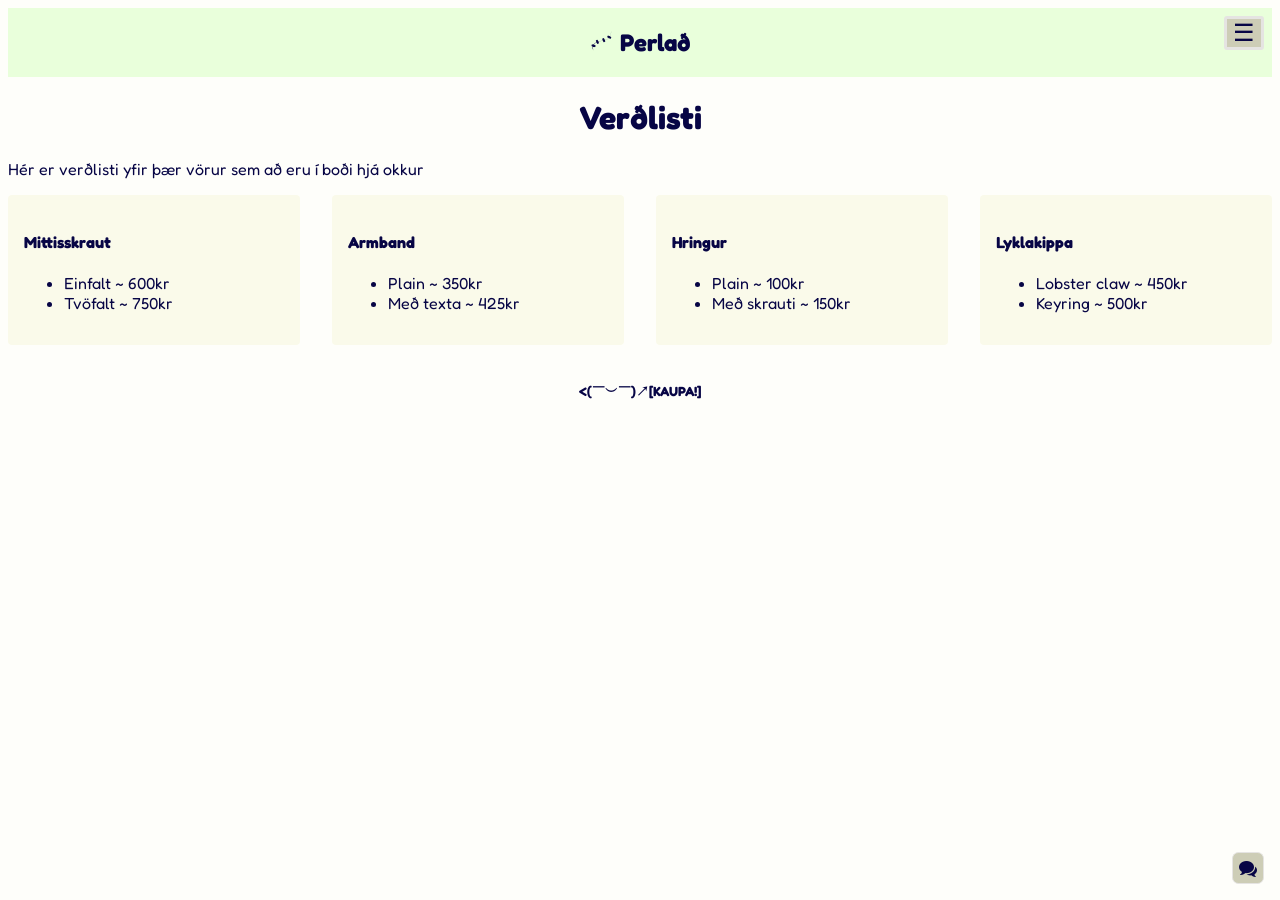
<file: Price.html>
<!DOCTYPE html>
<html lang="en">
<head>
    <meta charset="UTF-8">
    <meta name="viewport" content="width=device-width, initial-scale=1.0">
    <title>Perlað</title>
    <link rel="icon" type="image/svg" href="SVG/Logo.svg">
    <link rel="stylesheet" href="CSS/styles.min.css">
    <link rel="preconnect" href="https://fonts.googleapis.com">
    <link rel="preconnect" href="https://fonts.gstatic.com" crossorigin>
    <link href="https://fonts.googleapis.com/css2?family=Fredoka:wght@300..700&display=swap" rel="stylesheet">
</head>
<body>
    <div class="topnav green">
        <div class="shh">
            <h2><a href="index.html"><span class="icon-Logo"></span> Perlað</a></h2>
        </div>
        <section class="menubar">
        <!-- Hamburger Menu (for mobile) -->
        <input type="checkbox" id="inputMenu">
        <label for="inputMenu" class="labelMenu">☰</label>
        <!-- Top Menu Links -->
        <!-- Navbar -->
        <div class="topmenu">
            <section class="links">
                <a href="index.html">Forsíða</a>
                <a href="Perlur.html">Perlur</a>
                <a href="Price.html">Verðlisti</a>
                <a href="Shop.html">Vörukaup</a>
                <section class="socialbutts">
                    <a href="#"><span class="icon-facebook2"></span> </a>
                    <a href="#"> <span class="icon-instagram"></span> </a>
                    <a href="#"> <span class="icon-twitter"></span> </a>
                    <a href="#"> <span class="icon-mail"></span></a>
                </section>
            </section>
        </div>
        </section>
    </div>
    <main>
        <h1 class="perlur">Verðlisti</h1>
        <p>Hér er verðlisti yfir þær vörur sem að eru í boði hjá okkur</p>
        <section class="col-4">
            <article>
                <h4>Mittisskraut</h4>
                <ul>
                    <li>Einfalt ~ 600kr</li>
                    <li>Tvöfalt ~ 750kr</li>
                </ul>
            </article>
            <article>
                <h4>Armband</h4>
                <ul>
                    <li>Plain ~ 350kr</li>
                    <li>Með texta ~ 425kr</li>
                </ul>
            </article>
            <article>
                <h4>Hringur</h4>
                <ul>
                    <li>Plain ~ 100kr</li>
                    <li>Með skrauti ~ 150kr</li>
                </ul>
            </article>
            <article>
                <h4>Lyklakippa</h4>
                <ul>
                    <li>Lobster claw ~ 450kr</li>
                    <li>Keyring ~ 500kr</li>
                </ul>
            </article>
        </section>
    </main>
    <footer class="shh">
        <a href="Shop.html"><h5><(￣︶￣)↗[KAUPA!]</h5></a>
    </footer>
    <!--spjallbox-->
    <section class="chatbox">
        <input type="checkbox" id="check">
        <label for="check"><span class="icon-bubbles2"></span></label>
        <div class="chat-content">
            <p>Hvernig get ég aðstoðað þig?</p>
            <form action="#" method="get">
                <textarea placeholder="Skrifaðu skilaboð..." rows="5"></textarea>
                <div><input type="text" name="name" required placeholder="Nafn"></div>
                <div><input type="email" name="email" required placeholder="Tölvupóstfang"></div>
                <button type="submit">Senda skilaboð</button>
            </form>
        </div>
    </section>
</body>
</html>
</file>
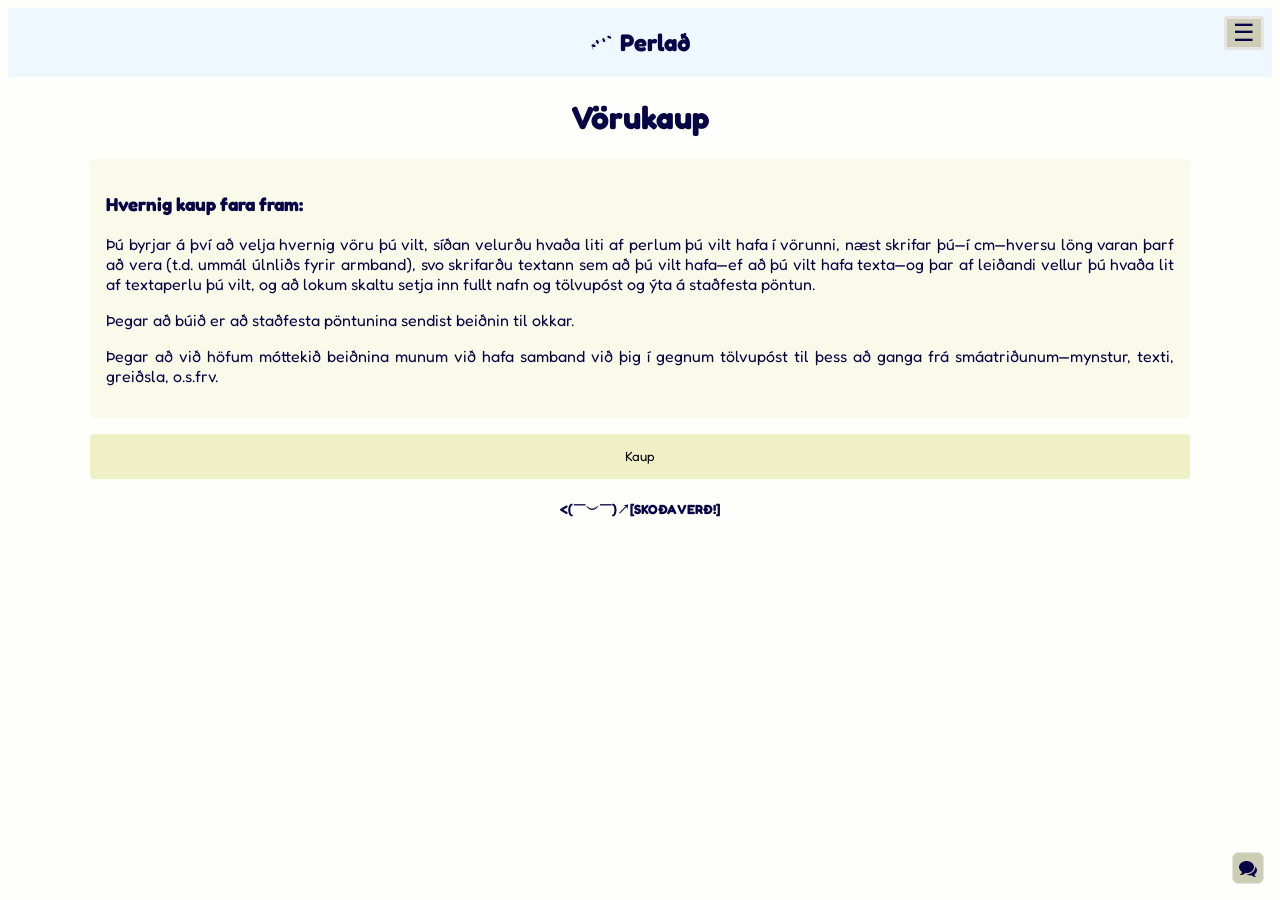
<file: Shop.html>
<!DOCTYPE html>
<html lang="en">
<head>
    <meta charset="UTF-8">
    <meta name="viewport" content="width=device-width, initial-scale=1.0">
    <title>Perlað</title>
    <link rel="icon" type="image/svg" href="SVG/Logo.svg">
    <link rel="stylesheet" href="CSS/styles.min.css">
    <link rel="preconnect" href="https://fonts.googleapis.com">
    <link rel="preconnect" href="https://fonts.gstatic.com" crossorigin>
    <link href="https://fonts.googleapis.com/css2?family=Fredoka:wght@300..700&display=swap" rel="stylesheet">
</head>
<body>
    <div class="topnav blue">
        <div class="shh">
            <h2><a href="index.html"><span class="icon-Logo"></span> Perlað</a></h2>
        </div>
        <section class="menubar">
        <!-- Hamburger Menu (for mobile) -->
        <input type="checkbox" id="inputMenu">
        <label for="inputMenu" class="labelMenu">☰</label>
        <!-- Top Menu Links -->
        <!-- Navbar -->
        <div class="topmenu">
            <section class="links">
                <a href="index.html">Forsíða</a>
                <a href="Perlur.html">Perlur</a>
                <a href="Price.html">Verðlisti</a>
                <a href="Shop.html">Vörukaup</a>
                <section class="socialbutts">
                    <a href="#"><span class="icon-facebook2"></span> </a>
                    <a href="#"> <span class="icon-instagram"></span> </a>
                    <a href="#"> <span class="icon-twitter"></span> </a>
                    <a href="#"> <span class="icon-mail"></span></a>
                </section>
            </section>
        </div>
        </section>
    </div>
    <main class="container">
        <h1 class="perlur">Vörukaup</h1>
        <article>
            <h3>Hvernig kaup fara fram:</h3>
            <p>Þú byrjar á því að velja hvernig vöru þú vilt, síðan velurðu hvaða liti af perlum þú vilt hafa í vörunni, næst skrifar þú—í cm—hversu löng varan þarf að vera (t.d. ummál úlnliðs fyrir armband), svo skrifarðu textann sem að þú vilt hafa—ef að þú vilt hafa texta—og þar af leiðandi vellur þú hvaða lit af textaperlu þú vilt, og að lokum skaltu setja inn fullt nafn og tölvupóst og ýta á staðfesta pöntun.</p>
            <p>Þegar að búið er að staðfesta pöntunina sendist beiðnin til okkar.</p>
            <p>Þegar að við höfum móttekið beiðnina munum við hafa samband við þig í gegnum tölvupóst til þess að ganga frá smáatriðunum—mynstur, texti, greiðsla, o.s.frv.</p>
        </article>
        <section>
            <button
                style="width: 100%;"
                data-target="modal-example"
                onclick="toggleModal(event)"
                class="primary">Kaup
            </button>
        </section>
    </main>
    <footer class="shh">
        <a href="Price.html"><h5><(￣︶￣)↗[SKOÐA VERÐ!]</h5></a>
    </footer>
    <!--spjallbox-->
    <section class="chatbox">
        <input type="checkbox" id="check">
        <label for="check"><span class="icon-bubbles2"></span></label>
        <div class="chat-content">
            <p>Hvernig get ég aðstoðað þig?</p>
            <form action="#" method="get">
                <textarea placeholder="Skrifaðu skilaboð..." rows="5"></textarea>
                <div><input type="text" name="name" required placeholder="Nafn"></div>
                <div><input type="email" name="email" required placeholder="Tölvupóstfang"></div>
                <button type="submit">Senda skilaboð</button>
            </form>
        </div>
    </section>
    <dialog id="modal-example">
        <!--Verkefni 2. sprettigluggi-->
        <article>
            <header>
                <button
                aria-label="Close"
                rel="prev"
                data-target="modal-example"
                onclick="toggleModal (event)">
                </button>
            </header>
        <form action="Thanks.html" method="get">
                <div>
                    <fieldset class="buy">
                        <legend>Kaup</legend>
                        <section>
                            <p>Vöruval:
                                <select name="product" id="">
                                    <option value="base">Ekkert valið</option>
                                    <option value="Mittisskraut1">Mittisskraut - einfalt</option>
                                    <option value="Mittisskraut2">Mittisskraut - tvöfalt</option>
                                    <option value="Armband1">Armband - plain</option>
                                    <option value="Armband2">Armband - með texta</option>
                                    <option value="Hringur1">Hringur - plain</option>
                                    <option value="Hringur2">Hringur - með skrauti</option>
                                    <option value="Lyklakippa1">Lyklakippa - lobster claw</option>
                                    <option value="Lyklakippa2">Lyklakippa - keyring</option>
                                </select>
                            </p>
                        </section>
                        <section class="col-2">
                            <fieldset>
                                <legend>Perlur</legend>
                                <div style="width: 100%; height: 250px; overflow: auto;">
                                    <p class="grid">
                                        <label>
                                            <input type="checkbox" name="valkostur" value="nr1"> Rauður - 2mm
                                        </label>
                                        <label>
                                            <input type="checkbox" name="valkostur" value="nr2"> Metallic rauður - 2mm
                                        </label>
                                        <label>
                                            <input type="checkbox" name="valkostur" value="nr3"> Gagnsær rauður - 2mm
                                        </label>
                                        <label>
                                            <input type="checkbox" name="valkostur" value="nr4"> Gagnsær appelsínugulur - 2mm
                                        </label>
                                        <label>
                                            <input type="checkbox" name="valkostur" value="nr5"> Brons - 2mm
                                        </label>
                                        <label>
                                            <input type="checkbox" name="valkostur" value="nr6"> Gull - 2mm
                                        </label>
                                        <label>
                                            <input type="checkbox" name="valkostur" value="nr7"> Gulur - 2mm
                                        </label>
                                        <label>
                                            <input type="checkbox" name="valkostur" value="nr8"> Ljósgulur - 2mm
                                        </label>
                                        <label>
                                            <input type="checkbox" name="valkostur" value="nr9"> Gagnsær grænn - 4mm
                                        </label>
                                        <label>
                                            <input type="checkbox" name="valkostur" value="nr10"> Glansandi grænn - 2mm
                                        </label>
                                        <label>
                                            <input type="checkbox" name="valkostur" value="nr11"> Gagnsær dökkgrænn - 2mm
                                        </label>
                                        <label>
                                            <input type="checkbox" name="valkostur" value="nr12"> Metallic dökkgrænnn - 2mm
                                        </label>
                                        <label>
                                            <input type="checkbox" name="valkostur" value="nr13"> Mintu grænn - 2mm
                                        </label>
                                        <label>
                                            <input type="checkbox" name="valkostur" value="nr14"> Glitrandi dökkgrænn - 2mm
                                        </label>
                                        <label>
                                            <input type="checkbox" name="valkostur" value="nr15"> Ljósblár - 2mm
                                        </label>
                                        <label>
                                            <input type="checkbox" name="valkostur" value="nr16"> Dökkblár - 2mm
                                        </label>
                                        <label>
                                            <input type="checkbox" name="valkostur" value="nr17"> Metallic dökkblár - 2mm
                                        </label>
                                        <label>
                                            <input type="checkbox" name="valkostur" value="nr18"> Silfurhúðaður gagnsær blár - 2mm
                                        </label>
                                        <label>
                                            <input type="checkbox" name="valkostur" value="nr19"> Silfurhúðaður gagnsær fjólublár - 2mm
                                        </label>
                                        <label>
                                            <input type="checkbox" name="valkostur" value="nr20"> Gagnsær fjólublár - 2mm
                                        </label>
                                        <label>
                                            <input type="checkbox" name="valkostur" value="nr21"> Glitrandi fjólublár - 2mm
                                        </label>
                                        <label>
                                            <input type="checkbox" name="valkostur" value="nr22"> Gagnsær glitrandi fjólublár - 2mm
                                        </label>
                                        <label>
                                            <input type="checkbox" name="valkostur" value="nr23"> Glansandi ljósbleikur - 2mm
                                        </label>
                                        <label>
                                            <input type="checkbox" name="valkostur" value="nr24"> Húðaður ljósbleikur - 4mm
                                        </label>
                                        <label>
                                            <input type="checkbox" name="valkostur" value="nr25"> Húðaður ljósbleikur - 2mm
                                        </label>
                                        <label>
                                            <input type="checkbox" name="valkostur" value="nr26"> Húðaður dökkbleikur - 2mm
                                        </label>
                                        <label>
                                            <input type="checkbox" name="valkostur" value="nr27"> Matte metallic bleikur - 2mm
                                        </label>
                                        <label>
                                            <input type="checkbox" name="valkostur" value="nr28"> Metallic bleikur - 2mm
                                        </label>
                                        <label>
                                            <input type="checkbox" name="valkostur" value="nr29"> Blátónaður gagnsær - 2mm
                                        </label>
                                        <label>
                                            <input type="checkbox" name="valkostur" value="nr30"> Glær - 2mm
                                        </label>
                                        <label>
                                            <input type="checkbox" name="valkostur" value="nr31"> Beige - 2mm
                                        </label>
                                        <label>
                                            <input type="checkbox" name="valkostur" value="nr32"> Beige með bleikum blæ - 2mm
                                        </label>
                                        <label>
                                            <input type="checkbox" name="valkostur" value="nr33"> Postulín - 2mm
                                        </label>
                                        <label>
                                            <input type="checkbox" name="valkostur" value="nr34"> Hvítur - 4mm
                                        </label>
                                        <label>
                                            <input type="checkbox" name="valkostur" value="nr35"> Hvítur - 2mm
                                        </label>
                                        <label>
                                            <input type="checkbox" name="valkostur" value="nr36"> Glansandi hvítur - 2mm
                                        </label>
                                        <label>
                                            <input type="checkbox" name="valkostur" value="nr37"> Glansandi rjómi - 2mm
                                        </label>
                                        <label>
                                            <input type="checkbox" name="valkostur" value="nr38"> Silfur - 2mm
                                        </label>
                                        <label>
                                            <input type="checkbox" name="valkostur" value="nr39"> Svartur - 4mm
                                        </label>
                                        <label>
                                            <input type="checkbox" name="valkostur" value="nr40"> Svartur - 2mm
                                        </label>
                                        <label>
                                            <input type="checkbox" name="valkostur" value="nr41"> Matte dökkgrár - 2mm
                                        </label>
                                    </p>
                                </div>
                            </fieldset>
                            <section>
                                <label>
                                Lengd í cm *
                                <input
                                    type="number"
                                    name="length"
                                    placeholder="Lengd"
                                    required
                                />
                                </label>
                                <label>
                                Texti (valfrjáls)
                                <input
                                    type="text"
                                    name="text"
                                    placeholder="Texti"
                                />
                                </label>
                                <fieldset>
                                    <legend>Litur á texta</legend>
                                    <div style="width: 100%; height: 110px; overflow: auto;">
                                        <p class="grid">
                                            <label>
                                                <input type="checkbox" name="letur" value="nr1"> Svartur
                                            </label>
                                            <label>
                                                <input type="checkbox" name="letur" value="nr2"> Hvítur
                                            </label>
                                            <label>
                                                <input type="checkbox" name="letur" value="nr3"> Silfur
                                            </label>
                                            <label>
                                                <input type="checkbox" name="letur" value="nr4"> Rauður
                                            </label>
                                            <label>
                                                <input type="checkbox" name="letur" value="nr5"> Appelsínugulur
                                            </label>
                                            <label>
                                                <input type="checkbox" name="letur" value="nr6"> Gulur
                                            </label>
                                            <label>
                                                <input type="checkbox" name="letur" value="nr7"> Grænn
                                            </label>
                                            <label>
                                                <input type="checkbox" name="letur" value="nr8"> Blár
                                            </label>
                                            <label>
                                                <input type="checkbox" name="letur" value="nr9"> Fjólublár
                                            </label>
                                            <label>
                                                <input type="checkbox" name="letur" value="nr10"> Ljósbleikur
                                            </label>
                                            <label>
                                                <input type="checkbox" name="letur" value="nr11"> Dökkbleikur
                                            </label>
                                        </p>
                                    </div>
                                </fieldset>
                            </section>
                        </section>
                        <section>
                            <label>
                                Nafn:
                                <input
                                    type="text"
                                    name="full_name"
                                    placeholder="Fullt nafn"
                                    autocomplete="given-name"
                                    required
                                />
                                </label>
                                <label>
                                Tölvupóstur:
                                <input
                                    type="email"
                                    name="email"
                                    placeholder="Email"
                                    autocomplete="email"
                                    pattern="[a-z0-9._%+\-]+@[a-z0-9.\-]+\.[a-z]{2,}$"
                                    required
                                    title="Vinsamlegast athugið skráninguna hér"
                                />
                                </label>
                        </section>
                    <input
                        type="submit"
                        value="Staðfesta pöntun"
                        class="animate__shakeX"
                    />
                    </fieldset>
                </label>
            </div>
        </form>
        </article>
    </dialog>
    <!-- JavaScript Files -->
    <script src="js/modal.js"></script>
</body>
</html>
</file>
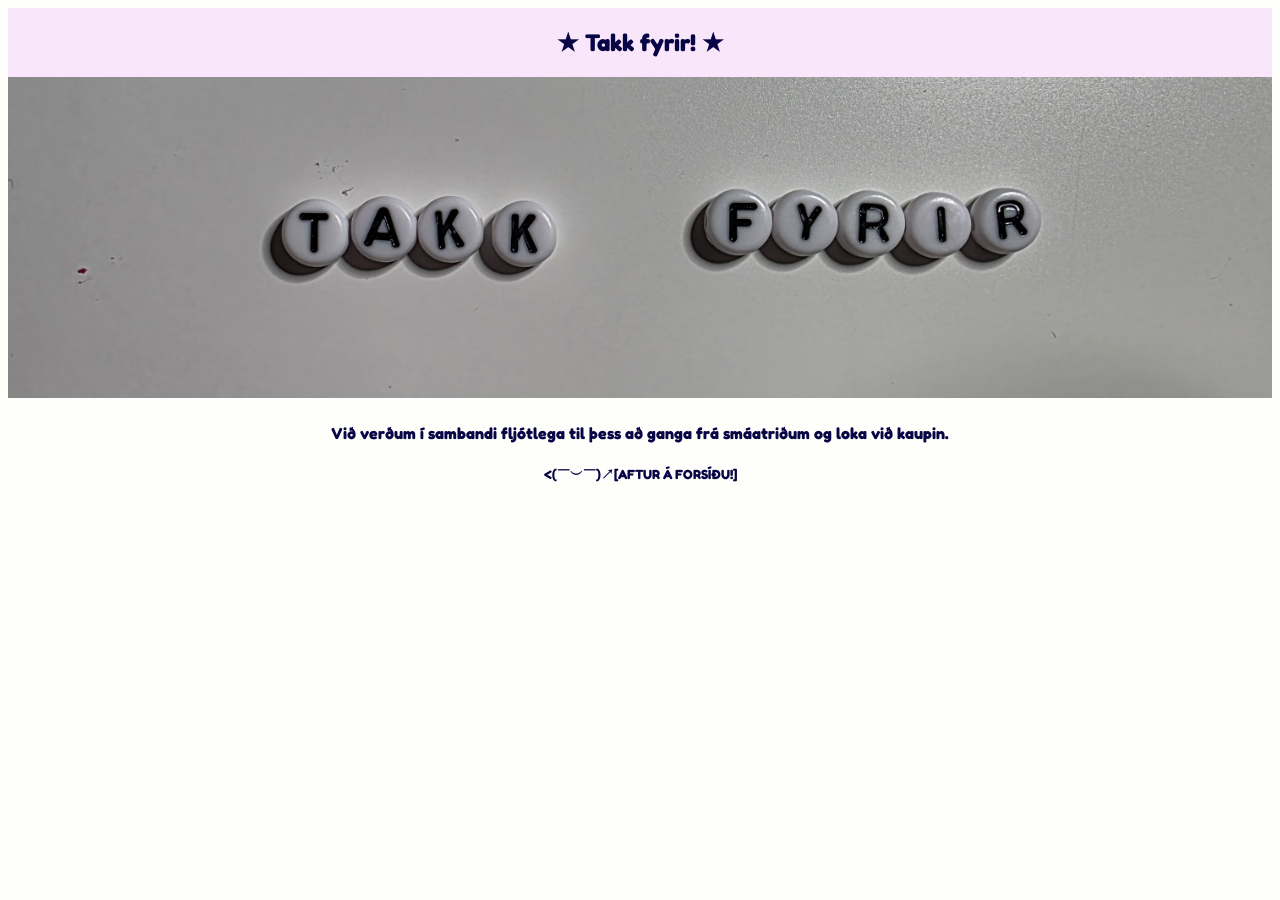
<file: Thanks.html>
<!DOCTYPE html>
<html lang="en">
<head>
    <meta charset="UTF-8">
    <meta name="viewport" content="width=device-width, initial-scale=1.0">
    <title>Perlað</title>
    <link rel="icon" type="image/svg" href="SVG/Logo.svg">
    <link rel="stylesheet" href="CSS/styles.min.css">
    <link rel="preconnect" href="https://fonts.googleapis.com">
    <link rel="preconnect" href="https://fonts.gstatic.com" crossorigin>
    <link href="https://fonts.googleapis.com/css2?family=Fredoka:wght@300..700&display=swap" rel="stylesheet">
</head>
<body>
    <div class="topnav purple">
        <div class="shh">
            <h2>★ Takk fyrir! ★</h2>
        </div>
    </div>
    <picture class="animate__fadeIn">
        <source media="(min-width:80rem)" srcset="Myndir/Thanks.jpg">
        <source media="(min-width:60rem)" srcset="Myndir/Thanks.jpg">
        <source media="(min-width:48rem)" srcset="Myndir/Thanks.jpg">
        <source media="(min-width:37.5rem)" srcset="Myndir/Thanks.jpg">
        <source media="(min-width:20rem)" srcset="Myndir/Thanks.jpg">
        <img src="Myndir/Thanks.jpg" alt="Takk" style="width: 100%;">
    </picture>
    <main>
        <h4 class="perlur">Við verðum í sambandi fljótlega til þess að ganga frá smáatriðum og loka við kaupin.</h4>
    </main>
    <footer class="shh">
        <a href="index.html"><h5><(￣︶￣)↗[AFTUR Á FORSÍÐU!]</h5></a>
    </footer>
</body>
</html>
</file>
<file: CSS/styles.min.css>
[data-theme=light],:root:not([data-theme=dark]),:host(:not([data-theme=dark])){color-scheme:light;background-color:#fefefa;color:#070545;--chatbox-a:#cdcdb6;--chatbox-b:#e5e4e2;--chatbox-c:#ebebcf;--chatbox-d:#fafaea;--chatbox-e:#f0f0c7;--chatbox-f:#070545;--table-a:#fefefa;--table-b:#f0efb9;--table-c:#fffdd0;--table-d:#ffed9c;--form-back:#07054574;
.pink{background-color:#ffe4e1;}
.yellow{background-color:#fffdd0;}
.green{background-color:#e9ffdb;}
.blue{background-color:#f0f8ff;}
.purple{background-color:#fae6fa;}
article{background-color:#fafaea;margin-bottom:1em;padding:1em 1em;border-radius:.25em;}
.container{width:100%;margin-right:auto;margin-left:auto;}
a{color:#2633c9;}
.shh,.overview{
a{color:#070545;}
}
*,*::before,*::after{box-sizing:border-box;}
}
@media only screen and (prefers-color-scheme:dark){
:root:not([data-theme]),:host(:not([data-theme])){color-scheme:dark;background-color:#070545;color:#fefefa;--chatbox-a:#06248f;--chatbox-b:#2152b5;--chatbox-c:#5b64e4;--chatbox-d:#3460b9;--chatbox-e:#2515d3;--chatbox-f:#fefefa;--table-a:#070545;--table-b:#010021;--table-c:#020120;--table-d:#0e2bad;--form-back:#fefefa74;
.pink{background-color:#d64271;}
.yellow{background-color:#ecac2c;}
.green{background-color:#5bdb37;}
.blue{background-color:#2f82d5;}
.purple{background-color:#c722c7;}
article{background-color:#09065e;}
a{color:#f5fda7;}
.shh,.overview{
a{color:#fefefa;}
}
}
}
h1{font-family:fredoka;}
h2{font-family:fredoka}
h3{font-family:fredoka}
h4{font-family:fredoka}
h5{font-family:fredoka}
h6{font-family:fredoka}
p{font-family:fredoka;text-align:justify}
a{font-family:fredoka}
li{font-family:fredoka}
form{font-family:fredoka}
option{font-family:fredoka}
select{font-family:fredoka}
input:not([type=checkbox],[type=radio]),select,textarea{margin-bottom:1em}
input:not([type=checkbox],[type=radio],[type=range],[type=file]),select,textarea{appearance:none;padding:.75em 1em}
input:not([type=checkbox],[type=radio]),button[type=submit],select,textarea{width:100%;}
input:not([type=checkbox],[type=radio],[type=range]){height:calc(1em * 1.5em + .75em * 2 + .0625em * 2)}
input:not([type=submit],[type=button],[type=reset],[type=checkbox],[type=radio],[type=file]),:where(select,textarea){outline-width:.0625em;}
[type=submit],[type=reset],[type=button]{margin-bottom:1em}
.col-2,.col-3,.col-4,.col-5,.col-6{display:grid;grid-template-columns:1fr}
@media only screen and (min-width:48em){
.col-4{display:grid;grid-template-columns:1fr 1fr;column-gap:2em}
.col-5{display:grid;grid-template-columns:1fr 1fr;column-gap:2em}
.col-6{display:grid;grid-template-columns:1fr 1fr 1fr;column-gap:2em}
}
@media only screen and (min-width:60em){
.col-2{grid-template-columns:1fr 1fr;column-gap:2em}
.col-3{grid-template-columns:repeat(3,1fr);column-gap:2em}
.col-4{grid-template-columns:repeat(4,1fr);column-gap:1em}
.col-5{grid-template-columns:2fr 1fr 2fr 1fr 2fr;column-gap:1em}
.col-6{grid-template-columns:repeat(6,1fr);column-gap:1em}
}
@media only screen and (min-width:80em){
.col-4{column-gap:2em;}
.col-6{column-gap:2em;}
}
:root,:host{border-radius:.25em;border-width:.0625em}
footer{text-align:center}
.perlur{text-align:center}
.shh{
a{text-decoration:none;}
}
.overview{text-align:center;}
.inlineLabel label{display:inline}
.letters{width:100%;table-layout:fixed}
.letters th:nth-child(1),.letters td:nth-child(1),.letters tfoot td:nth-child(1){text-align:right}
.symbols{width:100%;table-layout:fixed}
.symbols th:nth-child(1),.symbols td:nth-child(1),.symbols tfoot td:nth-child(1){text-align:right}
table{margin-top:0;margin-bottom:1em;font-family:fredoka}
thead{border:none;clip:rect(0 0 0 0);height:1px;margin:-1px;overflow:hidden;padding:0;position:absolute;width:1px}
table,thead,td,tfoot{border:2px solid var(--table-d);border-collapse:collapse}
tr{display:block;border-bottom:1px solid var(--table-b)}
tr:nth-child(odd) td{background-color:var(--table-a)}
tr:nth-child(even) td{background-color:var(--table-c)}
thead{border-bottom:.1875em solid var(--table-b)}
tfoot th,tfoot td{border-top:.1875em solid var(--table-b)}
td{display:block;text-align:right}
td::before{content:attr(data-label);float:left}
@media (min-width:600px){
.container{max-width:510px;padding-right:0;padding-left:0}
thead{display:table-header-group;position:relative;width:auto;overflow:visible}
td{display:table-cell;text-align:center}
td::before{content:none;clear:both}
tr{display:table-row;border-bottom:none}
.letters{width:100%;table-layout:fixed}
.letters th:nth-child(1),.letters td:nth-child(1),.letters tfoot td:nth-child(1){width:15%;text-align:left}
.symbols{width:100%;table-layout:fixed}
.symbols th:nth-child(1),.symbols td:nth-child(1),.symbols tfoot td:nth-child(1){width:20%;text-align:left}
}
fieldset{border:1px solid var(--table-d);border-radius:4px;padding:.5em;margin-bottom:1em}
legend{padding:0 .5em}
dialog>article>header .close,dialog>article>header :is(a,button)[rel=prev]{margin:0;margin-left:1em;padding:0;float:right}
dialog>article .close,dialog>article :is(a,button)[rel=prev]{display:block;width:1em;height:1em;margin-top:calc(1em * -1);margin-bottom:1em;margin-left:auto;border:none;background-image:url("data:image/svg+xml,%3Csvg xmlns='http://www.w3.org/2000/svg' width='24' height='24' viewBox='0 0 24 24' fill='none' stroke='rgb(255, 0, 0)' stroke-width='3' stroke-linecap='round' stroke-linejoin='round'%3E%3Cline x1='18' y1='6' x2='6' y2='18'%3E%3C/line%3E%3Cline x1='6' y1='6' x2='18' y2='18'%3E%3C/line%3E%3C/svg%3E");background-position:center;background-size:auto 1em;background-repeat:no-repeat;background-color:transparent;opacity:1}
dialog>article{width:100%;max-height:calc(100vh - 1em * 2);margin:1em;overflow:auto}
dialog{display:flex;z-index:999;position:fixed;top:0;right:0;bottom:0;left:0;align-items:center;justify-content:center;width:inherit;min-width:100%;height:inherit;min-height:100%;padding:0;border:0;backdrop-filter:blur(.375em);background-color:var(--form-back);color:var(--chatbox-f);}
dialog>article .close:is([aria-current]:not([aria-current=false]),:hover,:active,:focus),dialog>article :is(a,button)[rel=prev]:is([aria-current]:not([aria-current=false]),:hover,:active,:focus){opacity:1;}
dialog:not([open]),dialog[open=false]{display:none;}
select:not([multiple],[size]){padding-right:calc(1em + 1.5em);padding-left:1em;padding-inline-start:1em;padding-inline-end:calc(1em + 1.5rem);background-image:url("data:image/svg+xml,%3Csvg xmlns='http://www.w3.org/2000/svg' width='24' height='24' viewBox='0 0 24 24' fill='none' stroke='rgb(136, 145, 164)' stroke-width='2' stroke-linecap='round' stroke-linejoin='round'%3E%3Cpolyline points='6 9 12 15 18 9'%3E%3C/polyline%3E%3C/svg%3E");background-position:center right .75em;background-size:1em auto;background-repeat:no-repeat;}
.buy{
input[type=submit]{border-color:var(--chatbox-e);background-color:var(--chatbox-e);}
}
article>header,article>footer{margin-right:calc(1em * -1);margin-left:calc(1em * -1);padding:calc(1em * .66) 1em;}
.Logo{display:block;position:absolute;top:150px;left:50px;z-index:5;width:100px;}
.grid{grid-column-gap:1em;grid-row-gap:1em;display:grid;grid-template-rows:1fr;text-align:left;}
.grid>*{min-width:0;}
@media screen and (min-width:768px){
.Logo{top:175px;left:80px;width:140px;}
.container{max-width:700px}
.grid{grid-template-rows:repeat(auto-fit,minmax(0%,1fr));}
dialog>article{max-width:700px}
}
@media screen and (min-width:960px){
.Logo{top:225px;left:100px;width:170px;}
.container{max-width:950px;}
}
@media screen and (min-width:1280px){
.Logo{top:275px;left:200px;width:200px;}
.container{max-width:1100px;}
}
.topnav{display:grid;grid-template-columns:1fr;}
.topnav div:first-child{text-align:center;}
#inputMenu{display:none}
.topnav label{position:fixed;right:1rem;top:1rem;font-size:1.5rem;border:solid var(--chatbox-b);border-radius:3px;padding:0 6px;background-color:var(--chatbox-a);z-index:99;}
#inputMenu:checked~label{background-color:var(--chatbox-b);color:var(--chatbox-a);}
.topmenu{position:fixed;top:3.5em;right:-40em;width:92%;border:1px solid var(--chatbox-b);border-radius:4px;background-color:var(--chatbox-a);z-index:9;transition:right .5s ease-out;}
.topnav #inputMenu:checked~.topmenu{right:1em;transition:right .5s ease-out;}
.topmenu a{display:block;text-align:center;padding:.5em;border-bottom:1px solid var(--chatbox-b);text-decoration:none;}
.socialbutts{display:flex;flex-flow:row;margin:0;justify-content:space-evenly;align-items:center;padding:.5em;}
.socialbutts a{display:inline-block;text-decoration:none;border:0;padding:0 4px;}
@media screen and (max-width:950px){
.topmenu{position:fixed;top:3.5em;right:-90em;}
}
@media screen and (min-width:960px){
.topmenu{position:fixed;top:3.5em;right:-150em;}
}
#check{display:none;}
.chatbox label{display:block;position:fixed;right:1em;bottom:1em;width:2em;height:2em;background-color:var(--chatbox-a);border:1px solid var(--chatbox-b);border-radius:.4em;cursor:pointer;z-index:9;text-align:center;padding-top:.5em;}
.chatbox label:hover,.chatbox label:focus{background-color:var(--chatbox-b);}
.chat-content{position:fixed;right:-22em;bottom:4em;width:20em;height:26em;border:1px solid var(#ccc);padding:1em;background-color:var(--chatbox-a);border-radius:.4em;transition:right .3s ease-in-out;z-index:12;}
#check:checked~.chat-content{right:1em;transition:right .3s ease-in-out;}
:where(table){width:100%;border-collapse:collapse;border-spacing:0;text-indent:0;}
input{font-family:fredoka;}
input,select,textarea{border:.0625em solid var(--chatbox-c);border-radius:.25em;outline:none;background-color:var(--chatbox-d);}
input::placeholder{color:var(--chatbox-f);}
textarea::placeholder{color:var(--chatbox-f);}
textarea{display:block;resize:vertical;font-family:fredoka;}
button{margin:0;overflow:visible;font-family:fredoka;text-transform:none;border:.0625em solid var(--chatbox-e);border-radius:.25em;border-width:.0625em;background-color:var(--chatbox-e);padding:1em 1em;}
@font-face{font-family:icomoon;src:url(fonts/icomoon.eot?1fsh13);src:url(fonts/icomoon.eot?1fsh13#iefix) format('embedded-opentype'),url(fonts/icomoon.ttf?1fsh13) format('truetype'),url(fonts/icomoon.woff?1fsh13) format('woff'),url(fonts/icomoon.svg?1fsh13#icomoon) format('svg');font-weight:normal;font-style:normal;font-display:block;}
[class^="icon-"],[class*=" icon-"]{font-family:'icomoon'!important;speak:never;font-style:normal;font-weight:normal;font-variant:normal;text-transform:none;line-height:1;}
.icon-Logo:before{content:"\e900";}
.icon-bubbles2:before{content:"\e96d";}
.icon-mail:before{content:"\ea83";}
.icon-facebook2:before{content:"\ea91";}
.icon-instagram:before{content:"\ea92";}
.icon-twitter:before{content:"\ea96";}
@keyframes shakeX{
from,to{transform:translate3d(0,0,0);}
10%,30%,50%,70%,90%{transform:translate3d(-10px,0,0);}
20%,40%,60%,80%{transform:translate3d(10px,0,0);}
}
.animate__shakeX{display:block;}
.animate__shakeX:active{animation-timing-function:ease-in-out;animation-name:shakeX;animation-duration:2s;animation-iteration-count:1;}
@keyframes fadeIn{
from{opacity:0;}
to{opacity:1;}
}
.animate__fadeIn{animation-name:fadeIn;animation-duration:5s;animation-iteration-count:1;}
@keyframes tada{
from{transform:scale3d(1,1,1);}
10%,20%{transform:scale3d(.9,.9,.9) rotate3d(0,0,1,-3deg);}
30%,50%,70%,90%{transform:scale3d(1.1,1.1,1.1) rotate3d(0,0,1,3deg);}
40%,60%,80%{transform:scale3d(1.1,1.1,1.1) rotate3d(0,0,1,-3deg);}
to{transform:scale3d(1,1,1);}
}
.animate__tada{animation-name:tada;animation-duration:2s;animation-iteration-count:1;}
</file>
